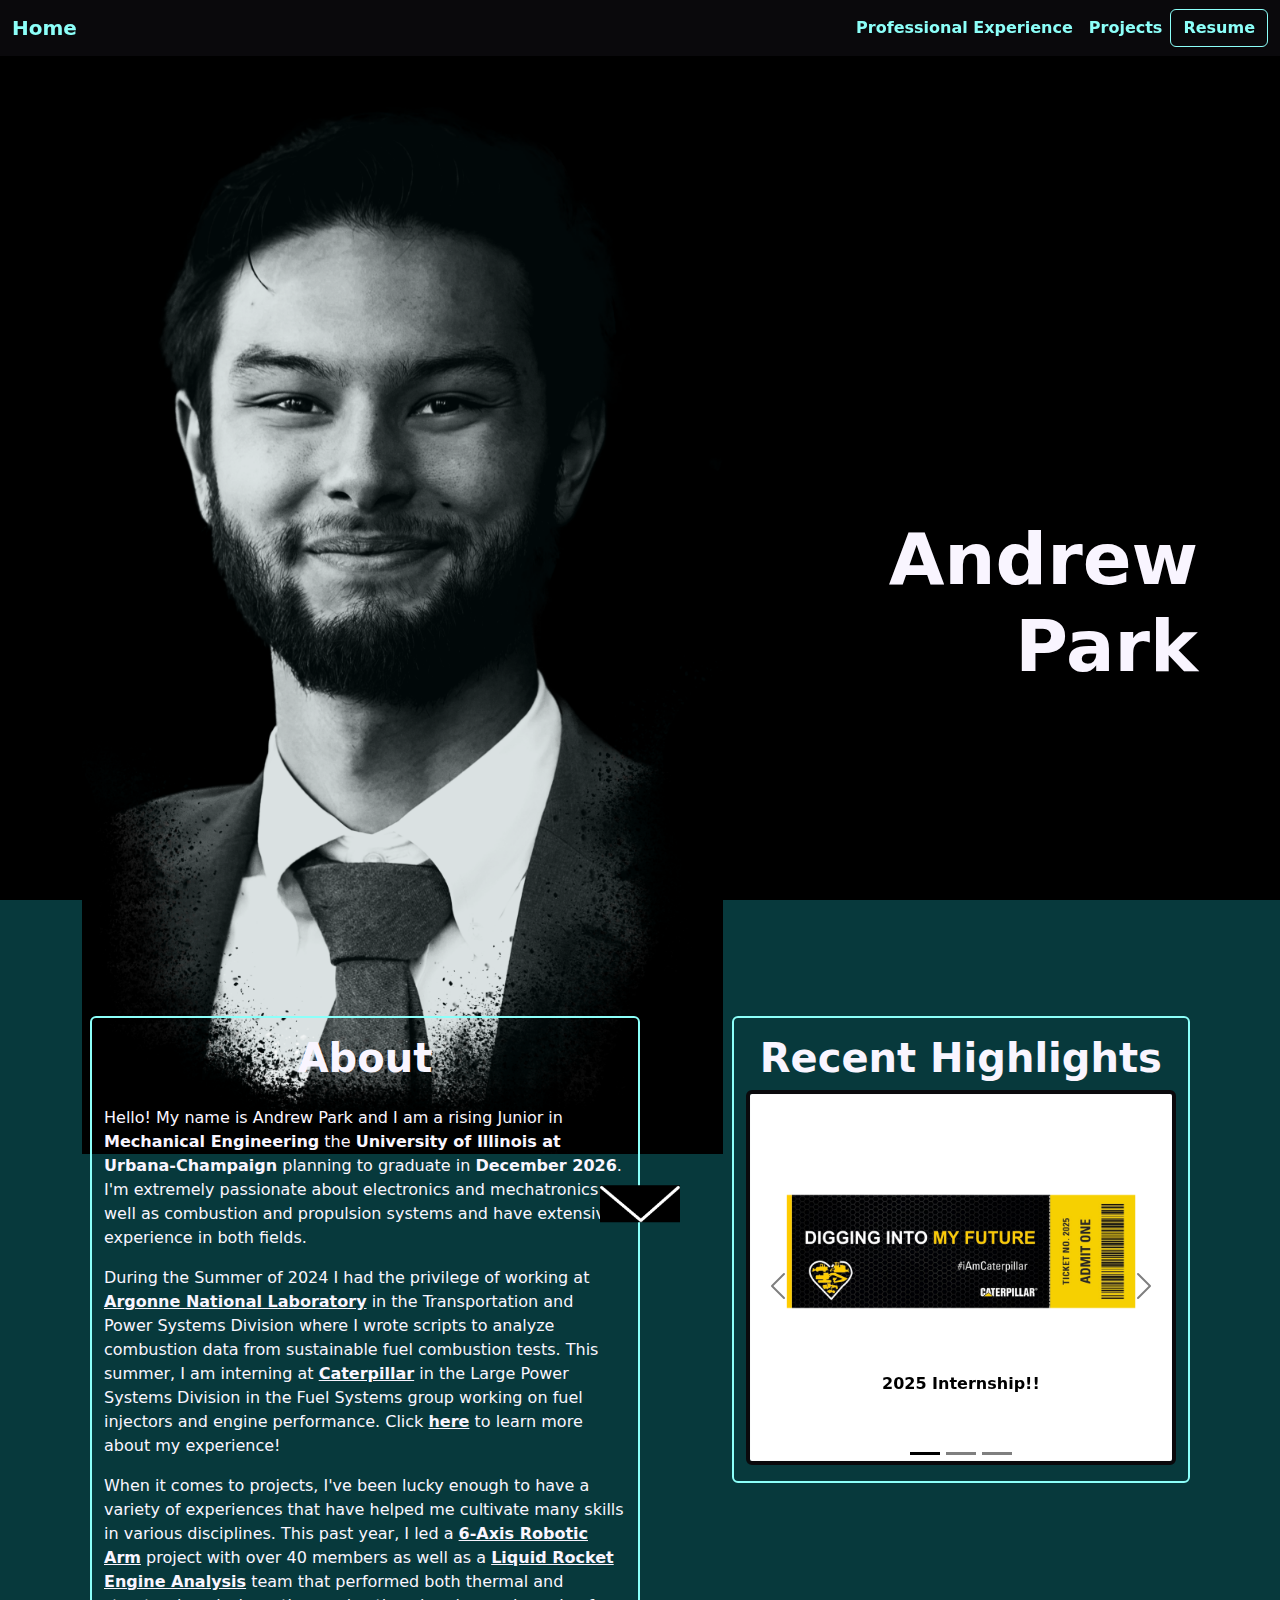
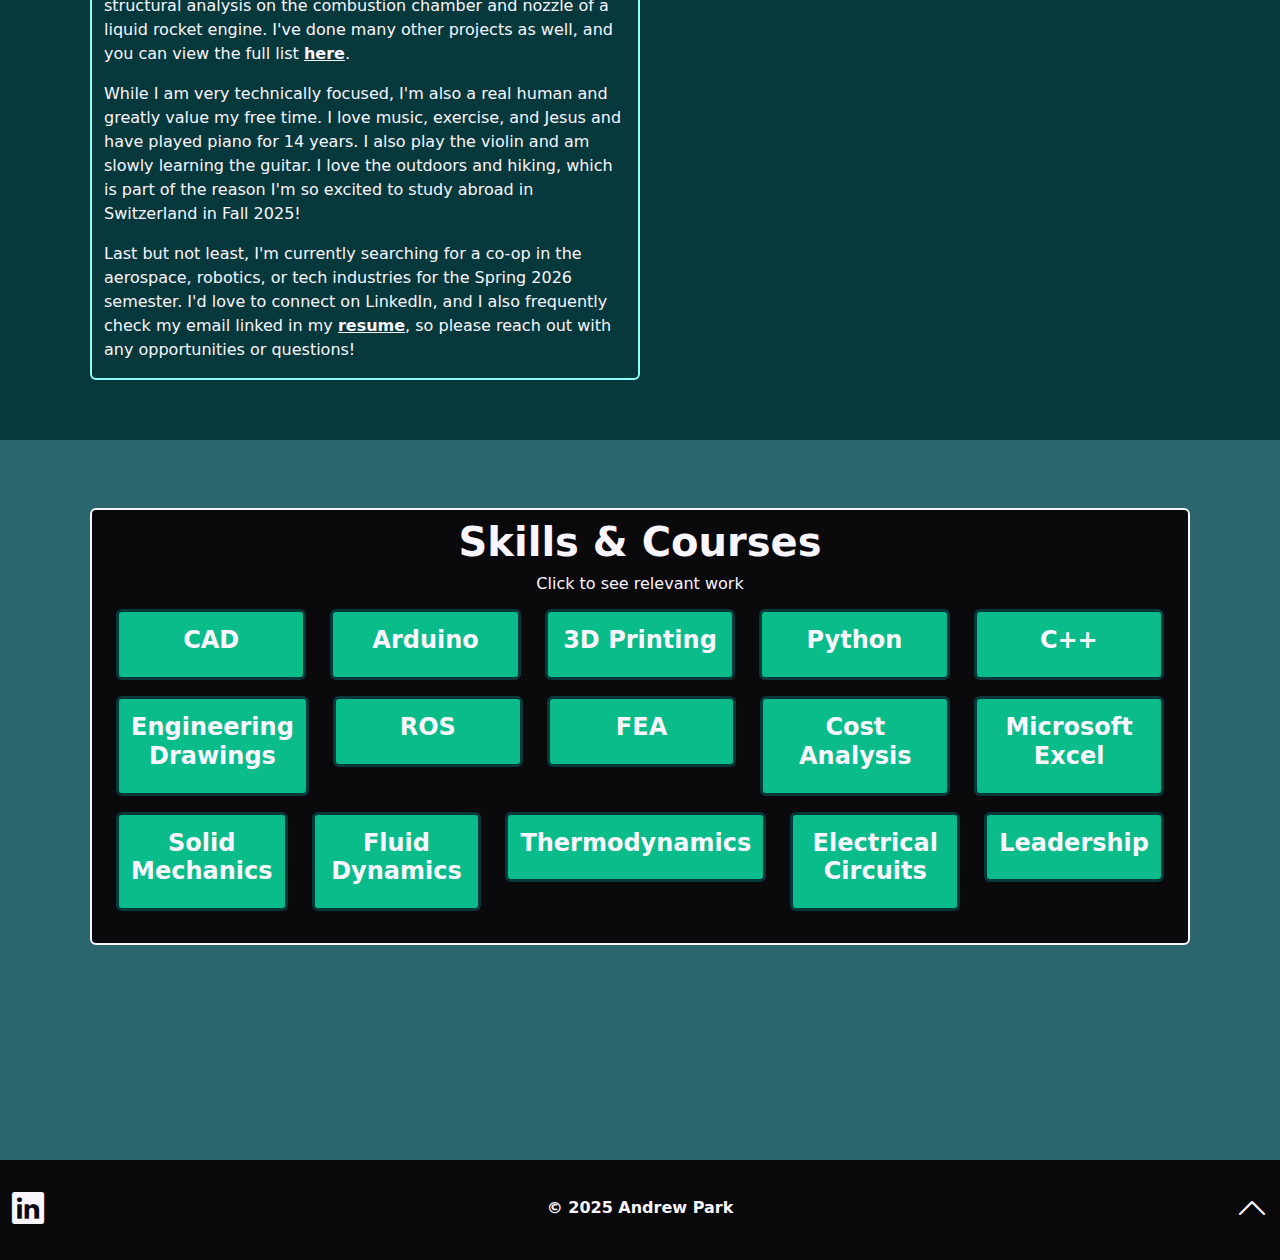
<file: index.html>
<html lang="en">
<head>
    <meta charset="UTF-8">
    <meta name="viewport" content="width=device-width, initial-scale=1.0">
    <link href="https://cdn.jsdelivr.net/npm/bootstrap@5.3.0/dist/css/bootstrap.min.css" rel="stylesheet">
    <link href="node_modules/bootstrap-icons/font/bootstrap-icons.css" rel="stylesheet">
    <link href="styles.css?v=1.1" rel="stylesheet">
    <title>Andrew Park - Portfolio</title>
    <style>
        section{
            padding: 60px 0;
        }
    </style>
    <link rel="icon" href="assets/WebsiteLogo.png">
</head>
<body>

    <!-- Navbar -->
    <nav class="navbar navbar-expand-md bg-dark py-2.5 shadow navbar-dark fixed-top">
        <div class="container-xxl">
            <a href="#intro" class="navbar-brand">
                <span class="fw-bold text-info">
                    Home
                </span>
            </a>
            <!-- toggle button for mobile nav -->
             <button class="navbar-toggler" type="button" data-bs-toggle="collapse" data-bs-target="#main-nav" aria-controls="main-nav" aria-expanded="false" aria-lavel="Toggle navigation">
                <span class="navbar-toggler-icon"></span>
             </button>

             <!-- Navbar links -->
            <div class="collapse navbar-collapse justify-content-end align-center" id="main-nav">
                <ul class="navbar-nav">
                    <li class="nav-item">
                        <a href="experience.html#experience" class="nav-link text-info fw-bold">Professional Experience</a>
                    </li>
                    <li class="nav-item">
                        <a href="projects.html" class="nav-link text-info fw-bold">Projects</a>
                    </li>
                </ul>
                <a href="assets/resume.pdf" class="nav-link nav-item text-info" target="_blank"><button class="btn btn-outline-info fw-bold text-info" type="submit">Resume</button></a>
            </div>
        </div>
    </nav>
    <!-- Main image & name text -->
    <section id="intro">
        <div class="container-lg h-100 d-flex flex-column">
            <div class="row justify-content-center align-items-center">
                <div class="col-md-5 text-center text-md-end order-md-2">
                    <!--Heading-->
                    <h1>
                        <div class="display-2 fw-bold text-light">Andrew</div>
                        <div class="display-2 fw-bold text-light">Park</div>
                    </h1>
                </div>
                <!--Headshot-->
                <div class="col-md-7 text-center order-md-1 h-100">
                    <img id="headshot" class="img-fluid" src="assets/Headshot Website.png" alt="Professional Headshot">
                </div>          
            </div>
            <!-- Bottom arrow -->
            <div class="row justify-content-center align-items-end mt-auto" >
                <div class="d-none d-md-block col-sm-4 d-flex justify-content-center image-container align-items-center position-relative">
                    <a href="#about" class="d-flex text-center flex-column justify-content-center">                        
                        <img src="assets/ArrowWhite.png" alt="Down Arrow" class="img-fluid image image-1" width = "80" style="position: absolute; top: 50%; left: 50%; transform: translate(-50%, -50%);">
                        <img src="assets/ArrowInfo.png" alt="Down Arrow" class="img-fluid image image-2" width = "80" style="position: absolute; top: 50%; left: 50%; transform: translate(-50%, -50%);">
                    </a>
                </div>
            </div>
        </div>
    </section>
    <!--About section-->
    <section id="about">
        <div class="container-lg d-flex flex-column">
            <!--Aligning the two columns vertically and allowing spacing-->
            <div class="row justify-content-between align-items-start mt-5 mx-4 mx-md-2">
                <!--About text section-->
                <div class="col-md-6 justify-content-center align-items-start border border-2 border-info rounded mt-2">
                    <h1 class="text-light text-center mt-3 fw-bold">About</h1>
                    <p class="text-light mt-4">Hello! My name is Andrew Park and I am a rising Junior in <strong>Mechanical Engineering</strong> the <strong>University of Illinois at Urbana-Champaign</strong> planning to graduate in <strong>December 2026</strong>. I'm extremely passionate about electronics and mechatronics as well as combustion and propulsion systems and have extensive experience in both fields.</p>
                    <p></p>
                    <p class="text-light">During the Summer of 2024 I had the privilege of working at <a class="text-light" href="experience.html#argonne"><strong><u>Argonne National Laboratory</u></strong></a> in the Transportation and Power Systems Division where I wrote scripts to analyze combustion data from sustainable fuel combustion tests. This summer, I am interning at <a class="text-light" href="experience.html#experience"><strong><u>Caterpillar</u></strong></a> in the Large Power Systems Division in the Fuel Systems group working on fuel injectors and engine performance. Click <a class="text-light" href="experience.html#experience"><strong><u>here</u></strong></a> to learn more about my experience!</p>
                    <p></p>
                    <p class="text-light">When it comes to projects, I've been lucky enough to have a variety of experiences that have helped me cultivate many skills in various disciplines. This past year, I led a <a class="text-light" href="projects.html#robotic_arm"><strong><u>6-Axis Robotic Arm</u></strong></a> project with over 40 members as well as a <a class="text-light" href="rocket_engine.html"><strong><u>Liquid Rocket Engine Analysis</u></strong></a> team that performed both thermal and structural analysis on the combustion chamber and nozzle of a liquid rocket engine. I've done many other projects as well, and you can view the full list <a class="text-light" href="projects.html"><strong><u>here</u></strong></a>.</p>
                    <p></p>
                    <p class="text-light">While I am very technically focused, I'm also a real human and greatly value my free time. I love music, exercise, and Jesus and have played piano for 14 years. I also play the violin and am slowly learning the guitar. I love the outdoors and hiking, which is part of the reason I'm so excited to study abroad in Switzerland in Fall 2025!</p>
                    <p></p>
                    <p class="text-light">Last but not least, I'm currently searching for a co-op in the aerospace, robotics, or tech industries for the Spring 2026 semester. I'd love to connect on LinkedIn, and I also frequently check my email linked in my <a class="text-light" href="assets/resume.pdf" target="_blank"><strong><u>resume</u></strong></a>, so please reach out with any opportunities or questions!</p>
                </div>
                <!--Recent highlights carousel. The way the text appears on different screen sizes is finnicky. Image size is 2300x2000 with ~800 white space on bottom and ~200 on each side for the arrows-->
                <div class="col-md-5 align-items-center justify-content-center border border-info border-2 rounded mt-5 mt-md-2">
                    <!--Carousel title-->
                    <h1 class="text-light fw-bold text-center mt-3">Recent Highlights</h2>
                    <!--Actual carousel-->
                    <div id="projectSlides" class="carousel carousel-dark slide" data-bs-ride="carousel">
                        <!--Buttons at bottom-->
                        <div class="carousel-indicators">
                          <button type="button" data-bs-target="#projectSlides" data-bs-slide-to="0" class="active" aria-current="true" aria-label="Slide 1"></button>
                          <button type="button" data-bs-target="#projectSlides" data-bs-slide-to="1" aria-label="Slide 2"></button>
                          <button type="button" data-bs-target="#projectSlides" data-bs-slide-to="2" aria-label="Slide 3"></button>
                        </div>
                        <!--Items inside carousel-->
                        <div class="carousel-inner">
                          <!--Item 1-->
                          <div class="carousel-item active justify-content-center">
                            <a href="experience.html#experience">
                                <img src="assets/RecentHighlights/CaterpillarInternshipAcceptanceLogo.png" class="d-block w-100 rounded border border-dark border-4 mb-3" alt="...">
                            </a>
                            <div class="carousel-caption d-sm-block d-md-none d-xl-block">
                              <h6 class="fw-bold mb-5 mb-xxl-0">2025 Internship!!</h5>
                              <p class="d-none d-xxl-block">I'm proud to announce that I'm now officially an intern at Caterpillar for the Summer 2025 in the LSPD Fuel Systems group working on injector systems!</p>
                            </div>
                          </div>
                          <!--Item 2-->
                          <div class="carousel-item rounded">
                            <a href="rocket_engine.html">
                                <img src="assets/RecentHighlights/LRI Heat Transfer Graphs.png" class="d-block w-100 rounded border border-dark border-4 mb-3" alt="...">
                            </a>
                            <div class="carousel-caption d-sm-block d-md-none d-xl-block">
                              <h6 class="fw-bold mb-5 mb-xxl-0">Heat Transfer Code</h5>
                              <p class="d-none d-xxl-block">I've officially finished the first version of my Liquid Rocket Heat Transfer Code using iterative rk-4 and quasi-1-dimensional flow analysis!</p>
                            </div>
                          </div>
                          <!--Item 3-->
                          <div class="carousel-item rounded">
                            <a href="projects.html#robotic_arm">
                                <img src="assets/RecentHighlights/RobotPartialAssembly.PNG" class="d-block w-100 rounded border border-dark border-4 mb-3" alt="...">
                            </a>
                            <div class="carousel-caption d-sm-block d-md-none d-xl-block">
                              <h6 class="fw-bold mb-5 mb-xxl-0">Robot is Born!</h5>
                              <p class="d-none d-xxl-block">My team and I have successfully completed and presented the 6-axis Robotic Arm project at Engineering Open House 2025!</p>
                            </div>
                          </div>
                        </div>
                        <!--Previous and next arrows-->
                        <button class="carousel-control-prev" type="button" data-bs-target="#projectSlides" data-bs-slide="prev">
                          <span class="carousel-control-prev-icon" aria-hidden="true"></span>
                          <span class="visually-hidden">Previous</span>
                        </button>
                        <button class="carousel-control-next" type="button" data-bs-target="#projectSlides" data-bs-slide="next">
                          <span class="carousel-control-next-icon" aria-hidden="true"></span>
                          <span class="visually-hidden">Next</span>
                        </button>
                    </div>
                </div>
            </div>
            <div class="row justify-content-center align-items-end mt-auto" >
                
            </div>
        </div>
    </section>
    <section id="skills">
        <div class="container-lg d-flex flex-column">
            <div class="row justify-content-center align-items-start mt-2 mx-4 mx-md-2 pb-4 border border-2 border-light bg-dark rounded">
                <h1 class="text-center text-light fw-bold m-2">Skills & Courses</h1>
                <h6 class="text-center text-light">Click to see relevant work</h6>
                <div class="row justify-content-center align-items-start mx-2">
                    <div class="col-xl py-2">
                        <a class="btn border border-primary border-3 rounded bg-success text-light w-100 h-100" data-bs-toggle="collapse" href="#collapseCAD" role="button" aria-expanded="false" aria-controls="collapseCAD"><h4 class="py-2 fw-bold">CAD</h4></a>
                        <div class="collapse w-100 my-1 p-2 border border-info border-3 bg-light rounded" id="collapseCAD">
                            <a class="btn border border-primary border-3 rounded bg-secondary text-light w-100 my-1 align-items-center" href="projects.html#robotic_arm" role="button">
                                <h6 class="py-2 text-center">6-Axis Robotic Arm</h6>
                            </a>
                            <a class="btn border border-primary border-3 rounded bg-secondary text-light w-100 my-1 align-items-center" href="drone.html" role="button">
                                <h6 class="py-2 text-center">Hand-Controlled Drone</h6>
                            </a>
                            <a class="btn border border-primary border-3 rounded bg-secondary text-light w-100 my-1 align-items-center" href="projects.html#easy_boiler" role="button">
                                <h6 class="py-2 text-center">Easy-Boiler</h6>
                            </a>
                            <a class="btn border border-primary border-3 rounded bg-secondary text-light w-100 my-1 align-items-center" href="projects.html#pacbots" role="button">
                                <h6 class="py-2 text-center">PacMan Robot</h6>
                            </a>
                            <a class="btn border border-primary border-3 rounded bg-secondary text-light w-100 my-1 align-items-center" href="projects.html#stoplight" role="button">
                                <h6 class="py-2 text-center">Computer-Controlled Stoplight</h6>
                            </a>
                        </div>
                    </div>
                    
                    <div class="col-xl py-2">
                        <a class="btn border border-primary border-3 rounded bg-success text-light w-100 h-100" data-bs-toggle="collapse" href="#collapseArduino" role="button" aria-expanded="false" aria-controls="collapseArduino"><h4 class="py-2 fw-bold">Arduino</h4></a>
                        <div class="collapse w-100 my-1 p-2 border border-info border-3 bg-light rounded" id="collapseArduino">
                            <a class="btn border border-primary border-3 rounded bg-secondary text-light w-100 my-1 align-items-center" href="projects.html#robotic_arm" role="button">
                                <h6 class="py-2 text-center">6-Axis Robotic Arm</h6>
                            </a>
                            <a class="btn border border-primary border-3 rounded bg-secondary text-light w-100 my-1 align-items-center" href="drone.html" role="button">
                                <h6 class="py-2 text-center">Hand-Controlled Drone</h6>
                            </a>
                            <a class="btn border border-primary border-3 rounded bg-secondary text-light w-100 my-1 align-items-center" href="projects.html#stoplight" role="button">
                                <h6 class="py-2 text-center">Computer-Controlled Stoplight</h6>
                            </a>
                        </div>
                    </div>

                    <div class="col-xl py-2">
                        <a class="btn border border-primary border-3 rounded bg-success text-light w-100 h-100" data-bs-toggle="collapse" href="#collapse3DPrinting" role="button" aria-expanded="false" aria-controls="collapse3DPrinting"><h4 class="py-2 fw-bold">3D Printing</h4></a>
                        <div class="collapse w-100 my-1 p-2 border border-info border-3 bg-light rounded" id="collapse3DPrinting">
                            <a class="btn border border-primary border-3 rounded bg-secondary text-light w-100 my-1 align-items-center" href="projects.html#robotic_arm" role="button">
                                <h6 class="py-2 text-center">6-Axis Robotic Arm</h6>
                            </a>
                            <a class="btn border border-primary border-3 rounded bg-secondary text-light w-100 my-1 align-items-center" href="drone.html" role="button">
                                <h6 class="py-2 text-center">Hand-Controlled Drone</h6>
                            </a>
                            <a class="btn border border-primary border-3 rounded bg-secondary text-light w-100 my-1 align-items-center" href="projects.html#pacbots" role="button">
                                <h6 class="py-2 text-center">PacMan Robot</h6>
                            </a>
                        </div>
                    </div>

                    <div class="col-xl py-2">
                        <a class="btn border border-primary border-3 rounded bg-success text-light w-100 h-100" data-bs-toggle="collapse" href="#collapsePython" role="button" aria-expanded="false" aria-controls="collapsePython"><h4 class="py-2 fw-bold">Python</h4></a>
                        <div class="collapse w-100 my-1 p-2 border border-info border-3 bg-light rounded" id="collapsePython">
                            <a class="btn border border-primary border-3 rounded bg-secondary text-light w-100 my-1 align-items-center" href="projects.html#robotic_arm" role="button">
                                <h6 class="py-2 text-center">6-Axis Robotic Arm</h6>
                            </a>
                            <a class="btn border border-primary border-3 rounded bg-secondary text-light w-100 my-1 align-items-center" href="rocket_engine.html" role="button">
                                <h6 class="py-2 text-center">Liquid Rocket Analysis</h6>
                            </a>
                            <a class="btn border border-primary border-3 rounded bg-secondary text-light w-100 my-1 align-items-center" href="experience.html#argonne" role="button">
                                <h6 class="py-2 text-center">Argonne National Laboratory</h6>
                            </a>
                            <a class="btn border border-primary border-3 rounded bg-secondary text-light w-100 my-1 align-items-center" href="projects.html#robot_drawing" role="button">
                                <h6 class="py-2 text-center">Robotic Drawing</h6>
                            </a>
                        </div>
                    </div>

                    <div class="col-xl py-2">
                        <a class="btn border border-primary border-3 rounded bg-success text-light w-100 h-100" data-bs-toggle="collapse" href="#collapseC++" role="button" aria-expanded="false" aria-controls="collapseC++"><h4 class="py-2 fw-bold">C++</h4></a>
                        <div class="collapse w-100 my-1 p-2 border border-info border-3 bg-light rounded" id="collapseC++">
                            <a class="btn border border-primary border-3 rounded bg-secondary text-light w-100 my-1 align-items-center" href="projects.html#robotic_arm" role="button">
                                <h6 class="py-2 text-center">6-Axis Robotic Arm</h6>
                            </a>
                            <a class="btn border border-primary border-3 rounded bg-secondary text-light w-100 my-1 align-items-center" href="drone.html" role="button">
                                <h6 class="py-2 text-center">Hand-Controlled Drone</h6>
                            </a>
                            <a class="btn border border-primary border-3 rounded bg-secondary text-light w-100 my-1 align-items-center" href="projects.html#stoplight" role="button">
                                <h6 class="py-2 text-center">Computer-Controlled Stoplight</h6>
                            </a>
                        </div>
                    </div>

                </div>
                <div class="row justify-content-center align-items-start mx-2">
                    <div class="col-xl py-2">
                        <a class="btn border border-primary border-3 rounded bg-success text-light w-100 h-100" data-bs-toggle="collapse" href="#collapseEngineeringDrawings" role="button" aria-expanded="false" aria-controls="collapseEngineeringDrawings"><h4 class="py-2 fw-bold">Engineering Drawings</h4></a>
                        <div class="collapse w-100 my-1 p-2 border border-info border-3 bg-light rounded" id="collapseEngineeringDrawings">
                            <a class="btn border border-primary border-3 rounded bg-secondary text-light w-100 my-1 align-items-center" href="projects.html#easy_boiler" role="button">
                                <h6 class="py-2 text-center">Easy-Boiler</h6>
                            </a>
                            <a class="btn border border-primary border-3 rounded bg-secondary text-light w-100 my-1 align-items-center" href="projects.html#pacbots" role="button">
                                <h6 class="py-2 text-center">PacMan Robot</h6>
                            </a>
                        </div>
                    </div>

                    <div class="col-xl py-2">
                        <a class="btn border border-primary border-3 rounded bg-success text-light w-100 h-100" data-bs-toggle="collapse" href="#collapseROS" role="button" aria-expanded="false" aria-controls="collapseROS"><h4 class="py-2 fw-bold">ROS</h4></a>
                        <div class="collapse w-100 my-1 p-2 border border-info border-3 bg-light rounded" id="collapseROS">
                            <a class="btn border border-primary border-3 rounded bg-secondary text-light w-100 my-1 align-items-center" href="projects.html#robotic_arm" role="button">
                                <h6 class="py-2 text-center">6-Axis Robotic Arm</h6>
                            </a>
                            <a class="btn border border-primary border-3 rounded bg-secondary text-light w-100 my-1 align-items-center" href="projects.html#robot_drawing" role="button">
                                <h6 class="py-2 text-center">Robotic Drawing</h6>
                            </a>
                        </div>
                    </div>

                    <div class="col-xl py-2">
                        <a class="btn border border-primary border-3 rounded bg-success text-light w-100 h-100" data-bs-toggle="collapse" href="#collapseFEA" role="button" aria-expanded="false" aria-controls="collapseFEA"><h4 class="py-2 fw-bold">FEA</h4></a>
                        <div class="collapse w-100 my-1 p-2 border border-info border-3 bg-light rounded" id="collapseFEA">
                            <a class="btn border border-primary border-3 rounded bg-secondary text-light w-100 my-1 align-items-center" href="projects.html#robotic_arm" role="button">
                                <h6 class="py-2 text-center">6-Axis Robotic Arm</h6>
                            </a>
                            <a class="btn border border-primary border-3 rounded bg-secondary text-light w-100 my-1 align-items-center" href="rocket_engine.html" role="button">
                                <h6 class="py-2 text-center">Liquid Rocket Analysis</h6>
                            </a>
                        </div>
                    </div>

                    <div class="col-xl py-2">
                        <a class="btn border border-primary border-3 rounded bg-success text-light w-100 h-100" data-bs-toggle="collapse" href="#collapseCostAnalysis" role="button" aria-expanded="false" aria-controls="collapseCostAnalysis"><h4 class="py-2 fw-bold">Cost Analysis</h4></a>
                        <div class="collapse w-100 my-1 p-2 border border-info border-3 bg-light rounded" id="collapseCostAnalysis">
                            <a class="btn border border-primary border-3 rounded bg-secondary text-light w-100 my-1 align-items-center" href="projects.html#robotic_arm" role="button">
                                <h6 class="py-2 text-center">6-Axis Robotic Arm</h6>
                            </a>
                            <a class="btn border border-primary border-3 rounded bg-secondary text-light w-100 my-1 align-items-center" href="drone.html" role="button">
                                <h6 class="py-2 text-center">Hand-Controlled Drone</h6>
                            </a>
                            <a class="btn border border-primary border-3 rounded bg-secondary text-light w-100 my-1 align-items-center" href="projects.html#easy_boiler" role="button">
                                <h6 class="py-2 text-center">Easy-Boiler</h6>
                            </a>
                        </div>
                    </div>

                    <div class="col-xl py-2">
                        <a class="btn border border-primary border-3 rounded bg-success text-light w-100 h-100" data-bs-toggle="collapse" href="#collapseExcel" role="button" aria-expanded="false" aria-controls="collapseExcel"><h4 class="py-2 fw-bold">Microsoft Excel</h4></a>
                        <div class="collapse w-100 my-1 p-2 border border-info border-3 bg-light rounded" id="collapseExcel">
                            <a class="btn border border-primary border-3 rounded bg-secondary text-light w-100 my-1 align-items-center" href="projects.html#robotic_arm" role="button">
                                <h6 class="py-2 text-center">6-Axis Robotic Arm</h6>
                            </a>
                            <a class="btn border border-primary border-3 rounded bg-secondary text-light w-100 my-1 align-items-center" href="experience.html#argonne" role="button">
                                <h6 class="py-2 text-center">Argonne National Laboratory</h6>
                            </a>
                            <a class="btn border border-primary border-3 rounded bg-secondary text-light w-100 my-1 align-items-center" href="drone.html" role="button">
                                <h6 class="py-2 text-center">Hand-Controlled Drone</h6>
                            </a>
                        </div>
                    </div>
                </div>
                <div class="row justify-content-center align-items-start mx-2">
                    <div class="col-xl py-2">
                        <a class="btn border border-primary border-3 rounded bg-success text-light w-100 h-100" data-bs-toggle="collapse" href="#collapseSolidMechanics" role="button" aria-expanded="false" aria-controls="collapseSolidMechanics"><h4 class="py-2 fw-bold">Solid Mechanics</h4></a>
                        <div class="collapse w-100 my-1 p-2 border border-info border-3 bg-light rounded" id="collapseSolidMechanics">
                            <a class="btn border border-primary border-3 rounded bg-secondary text-light w-100 my-1 align-items-center" href="projects.html#robotic_arm" role="button">
                                <h6 class="py-2 text-center">6-Axis Robotic Arm</h6>
                            </a>
                            <a class="btn border border-primary border-3 rounded bg-secondary text-light w-100 my-1 align-items-center" href="rocket_engine.html" role="button">
                                <h6 class="py-2 text-center">Liquid Rocket Analysis</h6>
                            </a>
                        </div>
                    </div>

                    <div class="col-xl py-2">
                        <a class="btn border border-primary border-3 rounded bg-success text-light w-100 h-100" data-bs-toggle="collapse" href="#collapseFluidDynamics" role="button" aria-expanded="false" aria-controls="collapseFluidDynamics"><h4 class="py-2 fw-bold">Fluid Dynamics</h4></a>
                        <div class="collapse w-100 my-1 p-2 border border-info border-3 bg-light rounded" id="collapseFluidDynamics">
                            <a class="btn border border-primary border-3 rounded bg-secondary text-light w-100 my-1 align-items-center" href="rocket_engine.html" role="button">
                                <h6 class="py-2 text-center">Liquid Rocket Analysis</h6>
                            </a>
                            <a class="btn border border-primary border-3 rounded bg-secondary text-light w-100 my-1 align-items-center" href="experience.html#course_grader" role="button">
                                <h6 class="py-2 text-center">Course Grader</h6>
                            </a>
                        </div>
                    </div>

                    <div class="col-xl py-2">
                        <a class="btn border border-primary border-3 rounded bg-success text-light w-100 h-100" data-bs-toggle="collapse" href="#collapseThermodynamics" role="button" aria-expanded="false" aria-controls="collapseThermodynamics"><h4 class="py-2 fw-bold">Thermodynamics</h4></a>
                        <div class="collapse w-100 my-1 p-2 border border-info border-3 bg-light rounded" id="collapseThermodynamics">
                            <a class="btn border border-primary border-3 rounded bg-secondary text-light w-100 my-1 align-items-center" href="rocket_engine.html" role="button">
                                <h6 class="py-2 text-center">Liquid Rocket Analysis</h6>
                            </a>
                            <a class="btn border border-primary border-3 rounded bg-secondary text-light w-100 my-1 align-items-center" href="experience.html#argonne" role="button">
                                <h6 class="py-2 text-center">Argonne National Laboratory</h6>
                            </a>
                        </div>
                    </div>

                    <div class="col-xl py-2">
                        <a class="btn border border-primary border-3 rounded bg-success text-light w-100 h-100" data-bs-toggle="collapse" href="#collapseTeamwork" role="button" aria-expanded="false" aria-controls="collapseTeamwork"><h4 class="py-2 fw-bold">Electrical Circuits</h4></a>
                        <div class="collapse w-100 my-1 p-2 border border-info border-3 bg-light rounded" id="collapseTeamwork">
                            <a class="btn border border-primary border-3 rounded bg-secondary text-light w-100 my-1 align-items-center" href="experience.html#caterpillar" role="button">
                                <h6 class="py-2 text-center">Caterpillar</h6>
                            </a>
                            <a class="btn border border-primary border-3 rounded bg-secondary text-light w-100 my-1 align-items-center" href="projects.html#robotic_arm" role="button">
                                <h6 class="py-2 text-center">6-Axis Robotic Arm</h6>
                            </a>
                            <a class="btn border border-primary border-3 rounded bg-secondary text-light w-100 my-1 align-items-center" href="drone.html" role="button">
                                <h6 class="py-2 text-center">Hand-Controlled Drone</h6>
                            </a>
                        </div>
                    </div>

                    <div class="col-xl py-2">
                        <a class="btn border border-primary border-3 rounded bg-success text-light w-100 h-100" data-bs-toggle="collapse" href="#collapseLeadership" role="button" aria-expanded="false" aria-controls="collapseLeadership"><h4 class="py-2 fw-bold">Leadership</h4></a>
                        <div class="collapse w-100 my-1 p-2 border border-info border-3 bg-light rounded" id="collapseLeadership">
                            <a class="btn border border-primary border-3 rounded bg-secondary text-light w-100 my-1 align-items-center" href="projects.html#robotic_arm" role="button">
                                <h6 class="py-2 text-center">6-Axis Robotic Arm</h6>
                            </a>
                            <a class="btn border border-primary border-3 rounded bg-secondary text-light w-100 my-1 align-items-center" href="rocket_engine.html" role="button">
                                <h6 class="py-2 text-center">Liquid Rocket Analysis</h6>
                            </a>
                        </div>
                    </div>
                    
                </div>
            </div>
        </div>
    </section>
    <footer class="text-center bg-dark text-light">
        <div class="container-xxl d-flex flex-column" style="height:100px">
            <div class="row justify-content-start align-items-center">
                <div class="col-4 col-md-2 d-flex justify-content-start align-items-center text-start my-3" style="height:100%">
                    <a href="https://www.linkedin.com/in/apark6514/" target="_blank"><i class="bi bi-linkedin text-light" style="font-size: 2rem;"></i></a>
                    
                </div>
                <div class="col-4 col-md-8 d-flex align-items-center justify-content-center" style="height:100%">
                    <p class="text-center text-light fw-bold mb-0">© 2025 Andrew Park</p>
                </div>
                <div class="col-4 col-md-2 d-flex align-items-center justify-content-end" style="height:100%">
                    <a href="#intro"><i class="bi bi-chevron-up text-light" style="font-size: 2rem;"></i></a>
                </div>
            </div>
        </div>
    </footer>
    <script src="https://cdn.jsdelivr.net/npm/bootstrap@5.3.3/dist/js/bootstrap.bundle.min.js" integrity="sha384-YvpcrYf0tY3lHB60NNkmXc5s9fDVZLESaAA55NDzOxhy9GkcIdslK1eN7N6jIeHz" crossorigin="anonymous"></script>
</body>
</html>
</file>
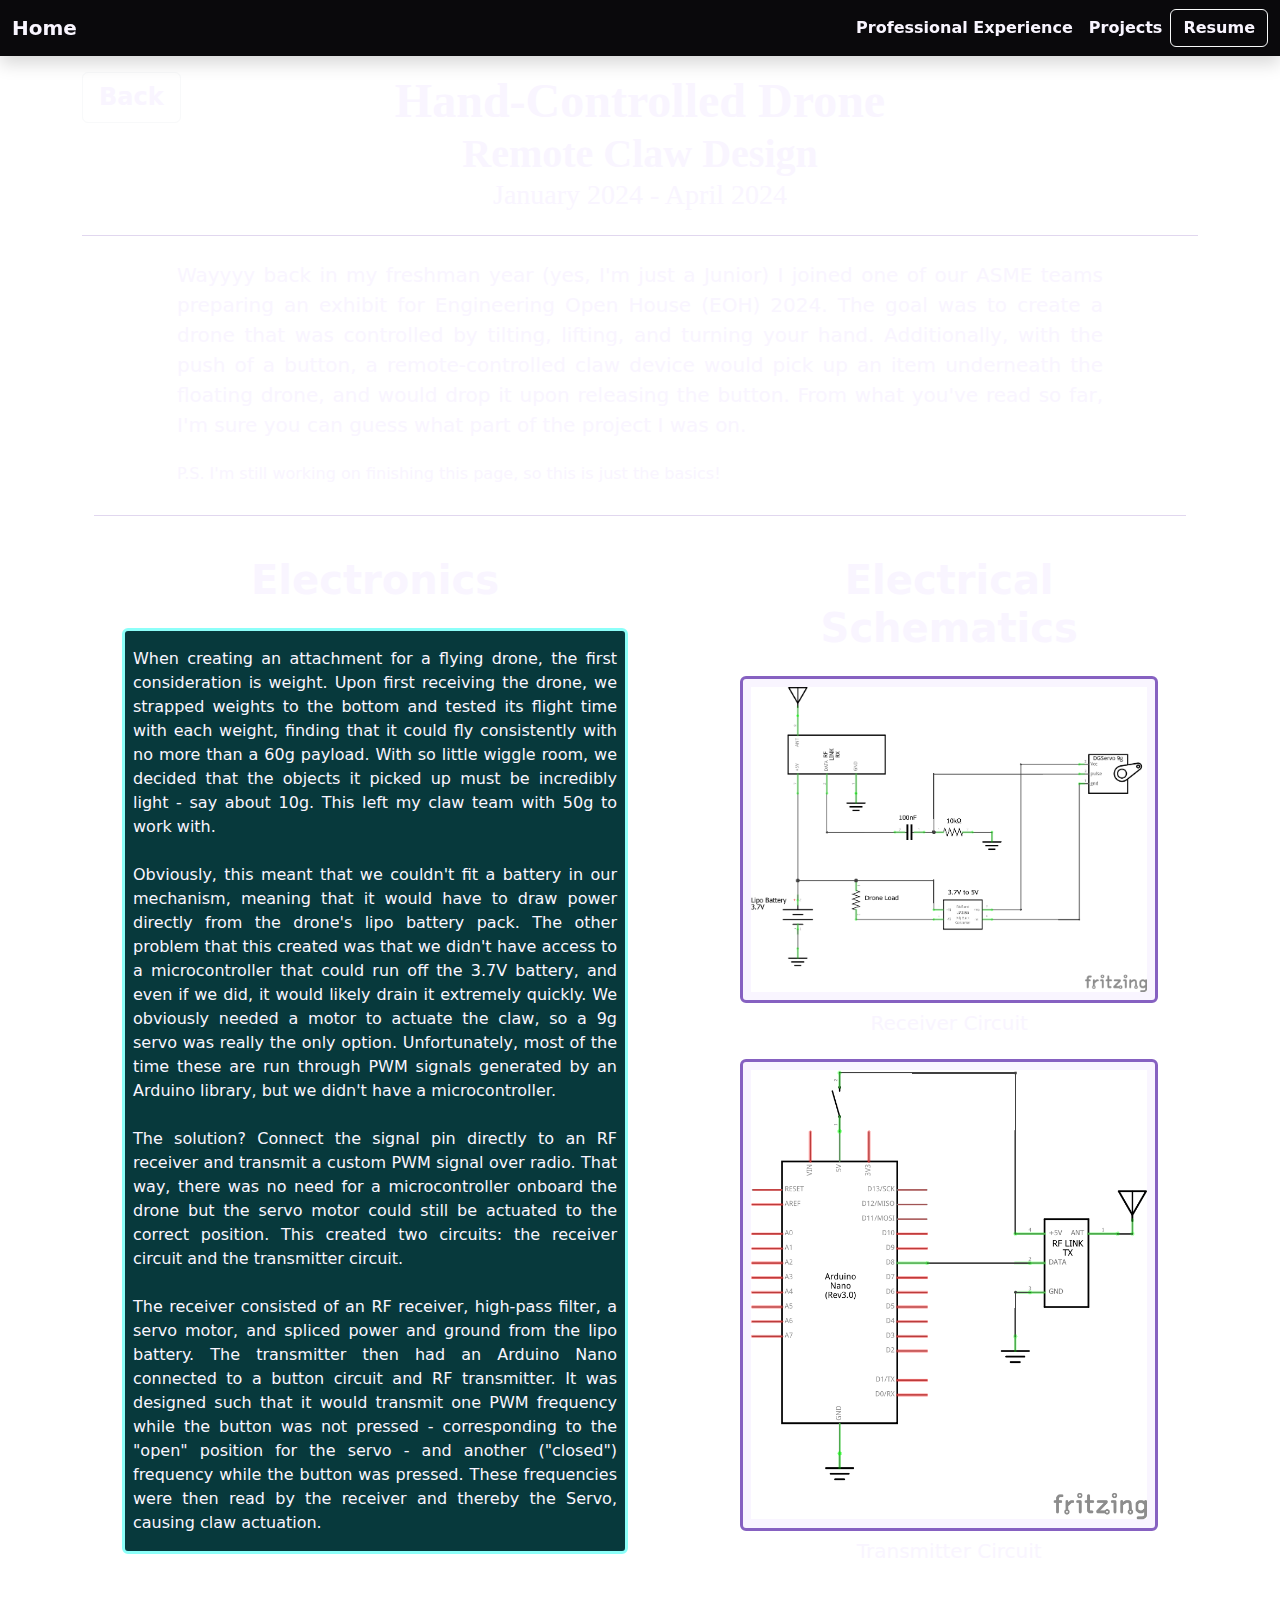
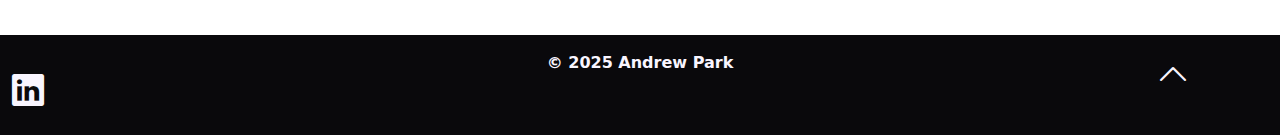
<file: drone.html>
<!DOCTYPE html>
<html lang="en">
<head>
    <meta charset="UTF-8">
    <meta name="viewport" content="width=device-width, initial-scale=1.0">
    <link href="https://cdn.jsdelivr.net/npm/bootstrap@5.3.0/dist/css/bootstrap.min.css" rel="stylesheet">
    <link href="node_modules/bootstrap-icons/font/bootstrap-icons.css" rel="stylesheet">
    <link href="styles.css?v=1.1" rel="stylesheet">
    <title>Projects - Drone</title>
    <style>
        section{
                padding: 60px 0;
        }
    </style>
    <link rel="icon" href="assets/WebsiteLogo.png">
</head>
<body class="project_subpage">
        
    <!-- Navbar -->
    <nav class="navbar navbar-expand-md bg-dark py-2.5 shadow navbar-dark fixed-top">
        <div class="container-xxl">
            <a href="index.html" class="navbar-brand">
                <span class="fw-bold text-light">
                    Home
                </span>
            </a>
            <!-- toggle button for mobile nav -->
             <button class="navbar-toggler" type="button" data-bs-toggle="collapse" data-bs-target="#main-nav" aria-controls="main-nav" aria-expanded="false" aria-lavel="Toggle navigation">
                <span class="navbar-toggler-icon"></span>
             </button>

             <!-- Navbar links -->
            <div class="collapse navbar-collapse justify-content-end align-center" id="main-nav">
                <ul class="navbar-nav">
                    <li class="nav-item">
                        <a href="experience.html" class="nav-link text-light fw-bold">Professional Experience</a>
                    </li>
                    <li class="nav-item">
                        <a href="projects.html" class="nav-link text-light fw-bold">Projects</a>
                    </li>
                </ul>
                <a href="assets/resume.pdf" class="nav-link nav-item text-light" target="_blank"><button class="btn btn-outline-light fw-bold text-light" type="submit">Resume</button></a>
            </div>
        </div>
    </nav>

    <section id="drone" class="py-sm-4">
        <!--Title-->
        <div class="container-md d-flex flex-column">
            <div class="row justify-content-center align-items-start mt-5">
                <div class="col-sm-2 mb-2">
                    <a href="projects.html#drone" class="nav-link nav-item text-light"><button class="btn btn-outline-light text-light" type="submit"><h4 class="fw-bold m-0 p-1">Back</h4></button></a>
                </div>
                <div class="col-sm-8">

                    <div class="justify-content-center display-2 text-light text-center" style="font-family:'Times New Roman', Times, serif;">
                        <h1 class="text-light display-5 fw-bold mb-0">Hand-Controlled Drone</h2>
                        <h1 class="text-light display-8 fw-bold mb-0">Remote Claw Design</h3>
                    </div>

                    <h3 class="justify-content-center text-center">
                        <div class="display-8 text-light text-center" style="font-family:'Times New Roman', Times, serif;">January 2024 - April 2024</div>
                    </h3>
                </div>
                <div class="col-sm-2"></div>
            </div>
            <hr style="color:#8661C1">
            <!--Little blurb-->
            <div class="row justify-content-center align-items-center my-2">
                <div class="col-md-10 justify-content-center">
                    <h5 class="justify-content-start text-light" style="text-align:justify; line-height: 1.5;">
                        Wayyyy back in my freshman year (yes, I'm just a Junior) I joined one of our ASME teams preparing an exhibit for Engineering Open House (EOH) 2024. The goal was to create a drone that was controlled by tilting, lifting, and turning your hand. Additionally, with the push of a button, a remote-controlled claw device would pick up an item underneath the floating drone, and would drop it upon releasing the button. From what you've read so far, I'm sure you can guess what part of the project I was on.
                    </h5>
                    <h6></h6>
                    <h6 class="justify-content-start text-light mt-4">P.S. I'm still working on finishing this page, so this is just the basics!</h6>
                </div>
            </div>
            <!--Actual stuff-->
            <div class="container-xl d-flex flex-column">
                <hr style="color:#8661C1">
                <!--Electronics-->
                <section id="rocket_heat_transfer" class="py-2 py-md-4"> 
                    <div class="row justify-content-between align-items-start mx-3">
                        <!--Left side (Project title, Role, Timeline, Brief description)-->
                        <div class="d-flex flex-column col-lg-6 text-start mx-3 mx-lg-0 py-4 py-lg-0">
                            <h1 class="text-light fw-bold text-center mb-4">Electronics</h1>
                            <div class="p-2 bg-primary border border-3 border-info rounded">
                                <p class="text-light my-2 text-justify" style="text-align:justify;">When creating an attachment for a flying drone, the first consideration is weight. Upon first receiving the drone, we strapped weights to the bottom and tested its flight time with each weight, finding that it could fly consistently with no more than a 60g payload. With so little wiggle room, we decided that the objects it picked up must be incredibly light - say about 10g. This left my claw team with 50g to work with. <br><br>Obviously, this meant that we couldn't fit a battery in our mechanism, meaning that it would have to draw power directly from the drone's lipo battery pack. The other problem that this created was that we didn't have access to a microcontroller that could run off the 3.7V battery, and even if we did, it would likely drain it extremely quickly. We obviously needed a motor to actuate the claw, so a 9g servo was really the only option. Unfortunately, most of the time these are run through PWM signals generated by an Arduino library, but we didn't have a microcontroller. <br><br>The solution? Connect the signal pin directly to an RF receiver and transmit a custom PWM signal over radio. That way, there was no need for a microcontroller onboard the drone but the servo motor could still be actuated to the correct position. This created two circuits: the receiver circuit and the transmitter circuit. <br><br>The receiver consisted of an RF receiver, high-pass filter, a servo motor, and spliced power and ground from the lipo battery. The transmitter then had an Arduino Nano connected to a button circuit and RF transmitter. It was designed such that it would transmit one PWM frequency while the button was not pressed - corresponding to the "open" position for the servo - and another ("closed") frequency while the button was pressed. These frequencies were then read by the receiver and thereby the Servo, causing claw actuation.</p>
                            </div>
                        </div>
                        <!--Right side-->
                        <div class="d-flex flex-column col-lg-5 text-start py-4 py-lg-0">
                            <h1 class="text-light fw-bold text-center mb-4">Electrical Schematics</h1>
                            <div class="w-100 d-flex flex-column justify-content-center align-items-center bg-light p-2 rounded border border-3 border-danger">
                                <img src="assets/Drone/Claw Receiver Circuit Diagram.png" alt="Claw Receiver Circuit Diagram" class="img-fluid d-none d-lg-block" style="width:400px;">
                            </div>
                            <h5 class="text-light text-center mt-2 mb-4">Receiver Circuit</h5>
                            <div class="w-100 d-flex flex-column justify-content-center align-items-center bg-light p-2 rounded border border-3 border-danger">
                                <img src="assets/Drone/Claw Transmitter Circuit Diagram.png" alt="Claw Transmitter Circuit Diagram" class="img-fluid d-none d-lg-block" style="width:400px;">
                            </div>
                            <h5 class="text-light text-center mt-2 mb-4">Transmitter Circuit</h5>
                        </div>
                    </div>
                </section>
                <!--Claw CAD-->
                <!--
                <section id="rocket_bearing" class="py-2 py-md-4"> 
                    <div class="row justify-content-between align-items-start mx-3">
                        Left side (Project title, Role, Timeline, Brief description)
                        <div class="d-flex flex-column col-lg-6 mx-3 mx-lg-0 py-4 py-lg-0">
                            <h1 class="text-light fw-bold text-center mb-4">Bearing Area Code</h1>
                            <div class="border border-4 border-dark rounded p-2 bg-primary">
                                <p class="text-light">As part of my role as the Engine Analysis lead, it's my job to ensure that the proposed graphite nozzle contour designs will not fail or cause any other component to fail. This includes both bearing and shear failure analysis of the nozzle contours and designing retaining rings that will provide a high factor of safety against both of these failure modes. This code intakes a nozzle and chamber contour and outputs a graph of the retaining ring thickness against both bearing and shear safety factor. Note that the likelihood of failure in shear is extremely low causing the safety factor to be in the hundreds. The code also intakes the size and location of O-ring sealing grooves to aid in the shear calculations, as well as the bearing strength and shear strength of the nozzle material. The example on the right shows results for the same contour as the heat flux calculations above with a 1/16 in thick O-ring groove located 2.5 in from the edge of the nozzle.</p>
                            </div>
                        </div>
                        Right side: Scrollable image section
                        <div class="d-flex flex-column col-lg-5 mx-3 mx-lg-0 py-4 py-lg-0">
                            <h1 class="text-light fw-bold text-center mb-4">Bearing Area Figures</h1>
                            <img src="assets/LRIHeatTransfer/BearingAreaGraphs.png" alt="Graph of retaining ring thickness against safety factor" class="img-fluid text-center border border-dark border-4 rounded">
                            <a href="assets/LRIHeatTransfer/Bearing Area Code Documentation.pdf" target="_blank"><h4 class="fw-bold text-light text-center p-2 border border-info rounded border-2 mt-3 w-100"><u>See technical documentation</u></h4></a>
                        </div>
                    </div>
                </section>
                -->
        </div> 
    </section>

    <!--Footer-->
    <footer class="text-center bg-dark text-light">
        <div class="container-xxl d-flex flex-column" style="height:100px">
            <div class="row justify-content-start align-items-center">
                <div class="col-md-2 d-flex justify-content-start align-items-center text-start my-3" style="height:100%">
                    <a href="https://www.linkedin.com/in/apark6514/" target="_blank"><i class="bi bi-linkedin text-light" style="font-size: 2rem;"></i></a>
                    
                </div>
                <div class="col-md-8 d-flex align-items-center justify-content-center d-none d-md-block" style="height:100%">
                    <p class="text-center text-light fw-bold mb-0">© 2025 Andrew Park</p>
                </div>
                <div class="col-md-2 d-flex align-items-center justify-content-end d-none d-md-block" style="height:100%">
                    <a href="#drone"><i class="bi bi-chevron-up text-light" style="font-size: 2rem;"></i></a>
                </div>
            </div>
        </div>
    </footer>
    <script src="https://cdn.jsdelivr.net/npm/bootstrap@5.3.3/dist/js/bootstrap.bundle.min.js" integrity="sha384-YvpcrYf0tY3lHB60NNkmXc5s9fDVZLESaAA55NDzOxhy9GkcIdslK1eN7N6jIeHz" crossorigin="anonymous"></script>
</body>
</html>
</file>
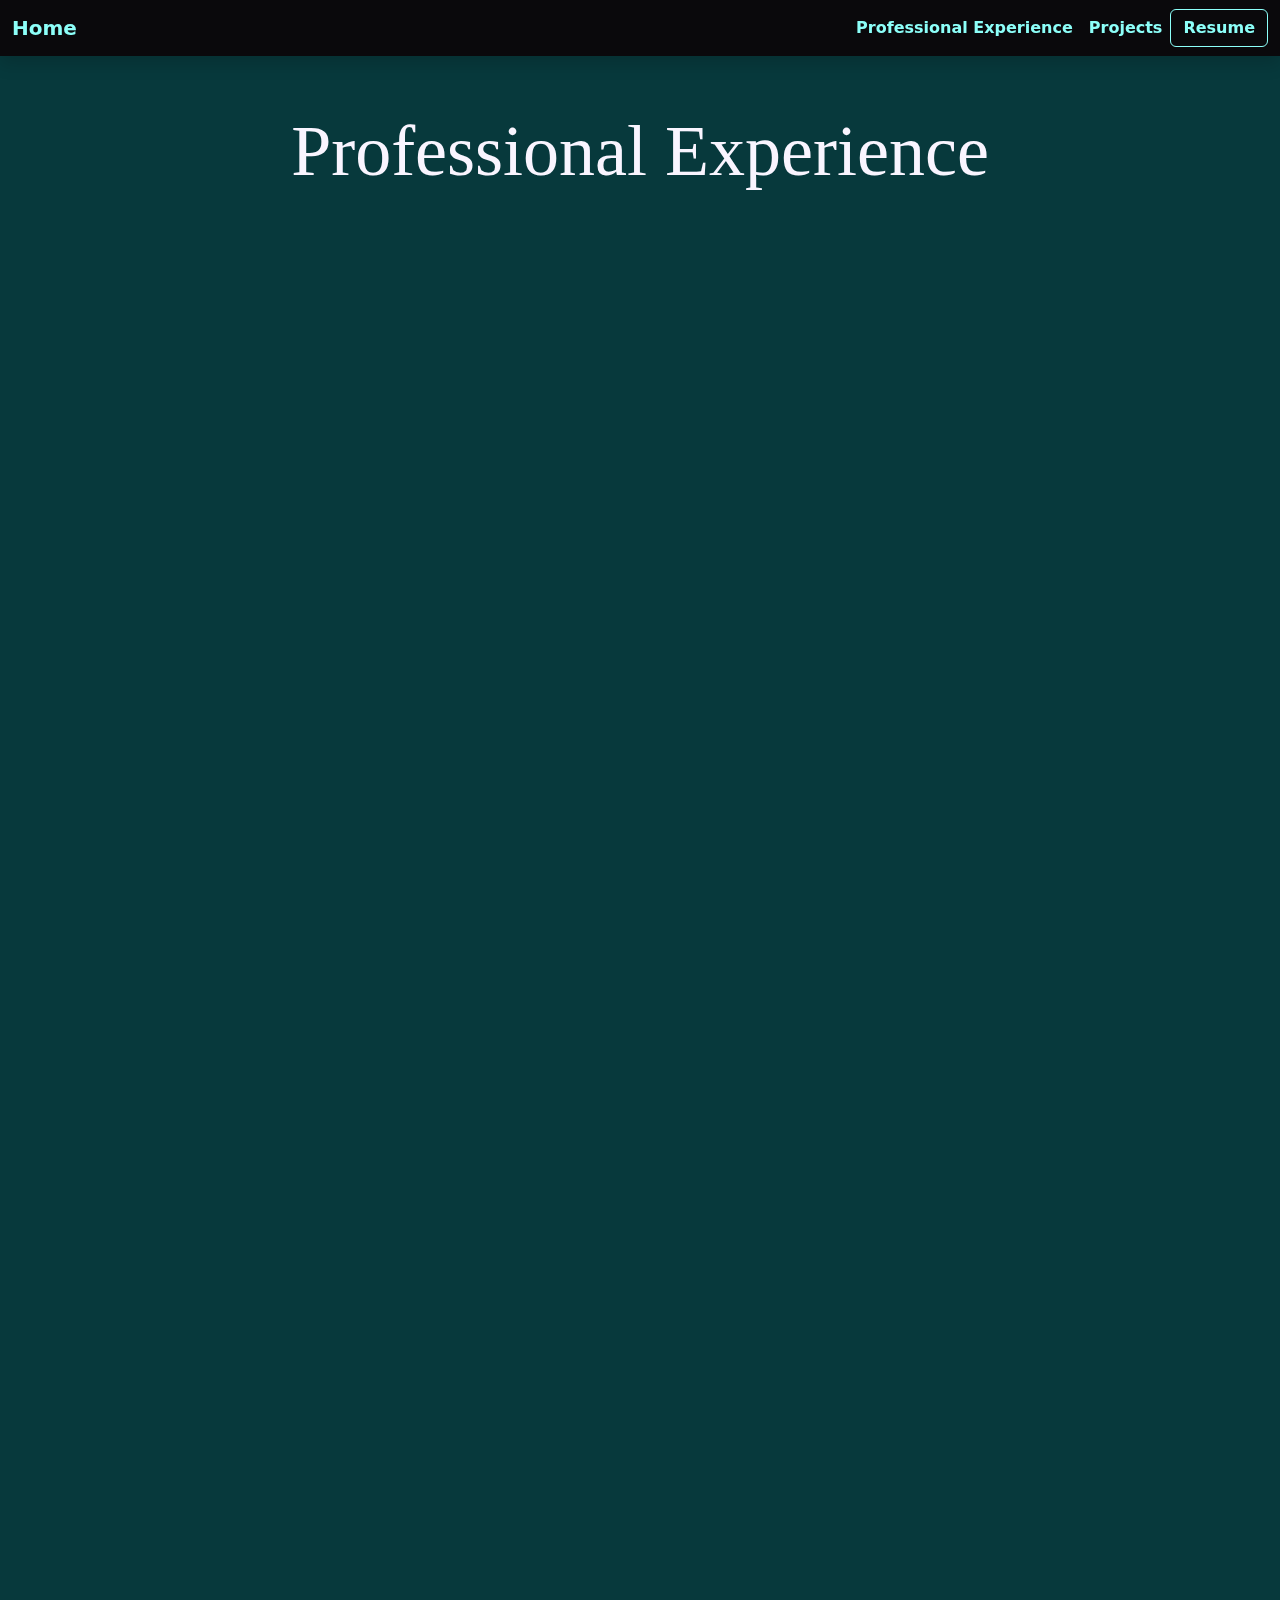
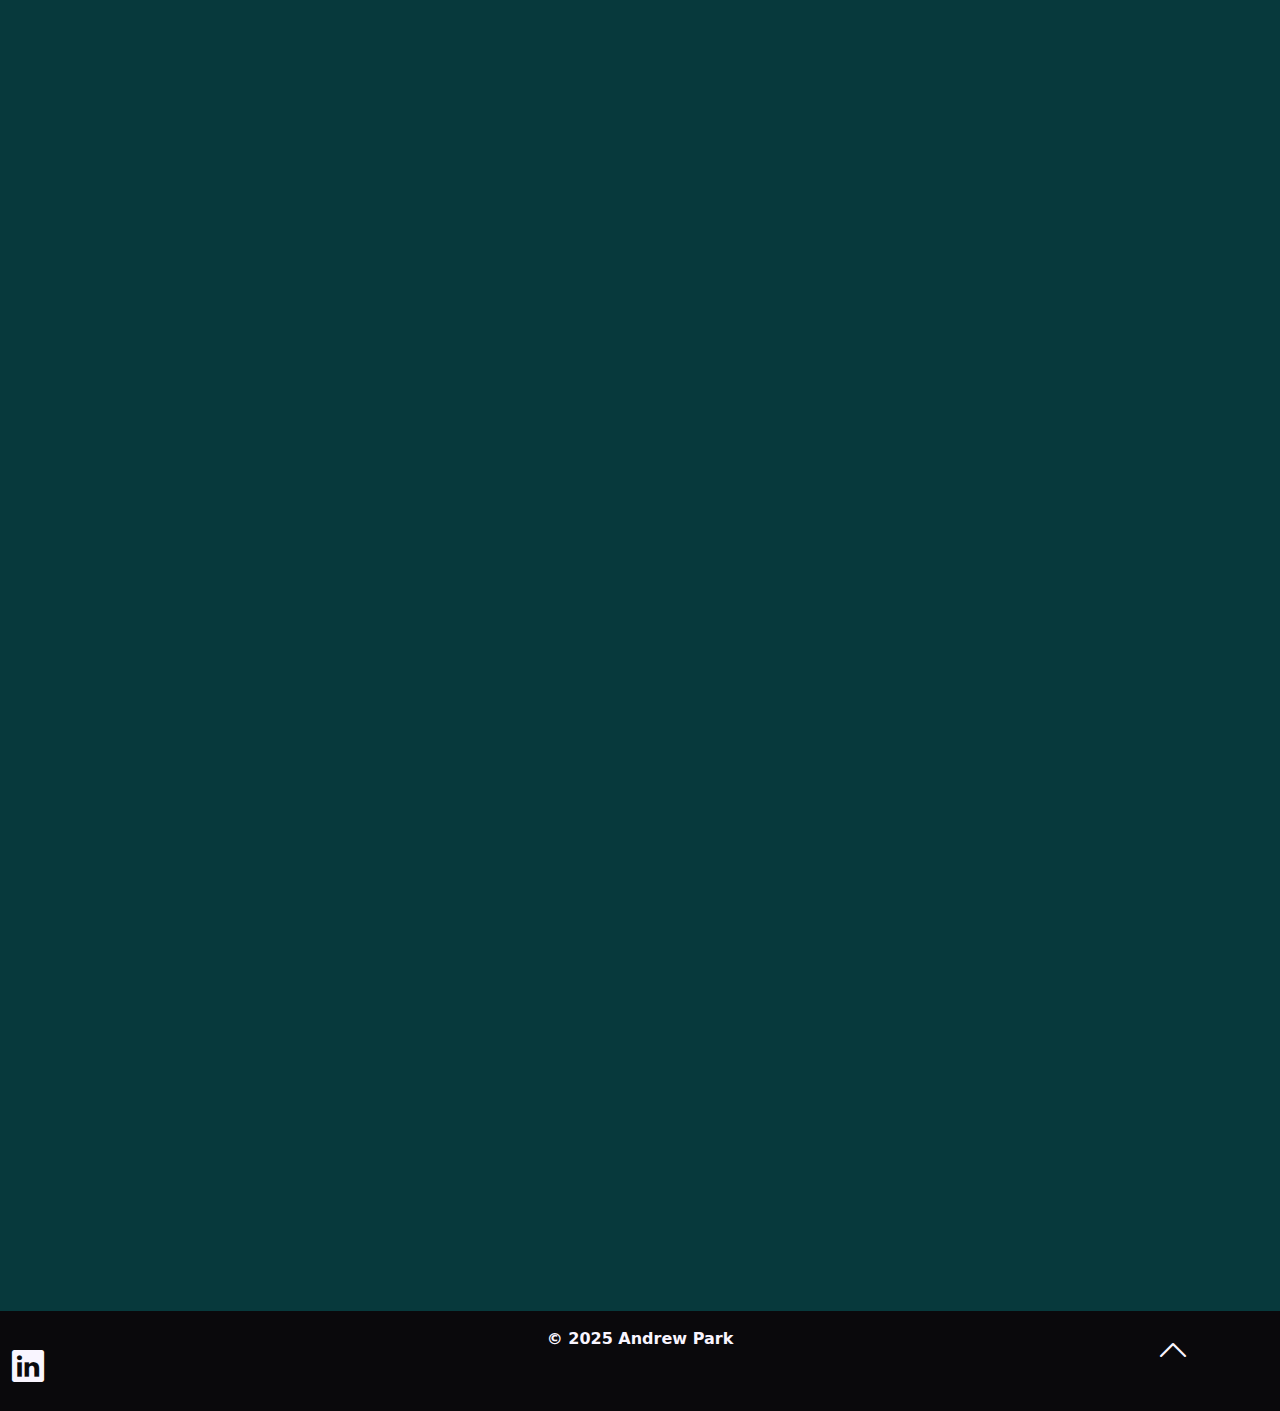
<file: experience.html>
<!DOCTYPE html>
<html lang="en">
    <head>
        <meta charset="UTF-8">
        <meta name="viewport" content="width=device-width, initial-scale=1.0">
        <link href="https://cdn.jsdelivr.net/npm/bootstrap@5.3.0/dist/css/bootstrap.min.css" rel="stylesheet">
        <link href="node_modules/bootstrap-icons/font/bootstrap-icons.css" rel="stylesheet">
        <link href="styles.css?v=1.1" rel="stylesheet">
        <title>Andrew Park - Experience</title>
        <style>
            section{
                padding: 60px 0;
            }
        </style>
    </head>
<body>
    
    <!-- Navbar -->
    <nav class="navbar navbar-expand-md bg-dark py-2.5 shadow navbar-dark fixed-top">
        <div class="container-xxl">
            <a href="index.html" class="navbar-brand">
                <span class="fw-bold text-info">
                    Home
                </span>
            </a>
            <!-- toggle button for mobile nav -->
             <button class="navbar-toggler" type="button" data-bs-toggle="collapse" data-bs-target="#main-nav" aria-controls="main-nav" aria-expanded="false" aria-lavel="Toggle navigation">
                <span class="navbar-toggler-icon"></span>
             </button>

             <!-- Navbar links -->
            <div class="collapse navbar-collapse justify-content-end align-center" id="main-nav">
                <ul class="navbar-nav">
                    <li class="nav-item">
                        <a href="#experience" class="nav-link text-info fw-bold">Professional Experience</a>
                    </li>
                    <li class="nav-item">
                        <a href="projects.html" class="nav-link text-info fw-bold">Projects</a>
                    </li>
                </ul>
                <a href="assets/resume.pdf" class="nav-link nav-item text-info" target="_blank"><button class="btn btn-outline-info fw-bold text-info" type="submit">Resume</button></a>
            </div>
        </div>
    </nav>

    <section id="experience">
        <!--Title-->
        <div class="container-xl d-flex flex-column">
            <div class="row justify-content-center align-items-center my-5">
                <h1 class="justify-content-center text-center">
                    <div class="display-2 text-light text-center" style="font-family:'Times New Roman', Times, serif;">Professional Experience</div>
                </h1>
            </div>
        </div>
        <!--Experience Sections-->
        <div class="container-xl d-flex flex-column zoom-in-section">
            <hr style="color:#DAF1F2">
            <!--Caterpillar-->
            <section id="caterpillar" class="my-2"> 
                <div class="row justify-content-between align-items-center mx-3">
                    <div class="d-flex flex-column col-lg-6 text-start mx-3 mx-lg-0">
                        <h2 class="text-light display-5 fw-bold mb-0">Caterpillar</h2>
                        <h3 class="mb-0" style="color:#D7E0E0">Mechanical Engineering Intern</h3>
                        <h4 style="color:#D7E0E0">May 2025</h4>
    
                        <p class="text-light my-3">I'm happy to announce that I've officially accepted a position at Caterpillar for Summer 2025 in the LPSD Fuel Systems Group, where I will be working on alternative fuel injector design and engine performance analysis.</p>
                    </div>
                    <div class="d-flex flex-column col-lg-5 text-start">
                        <img src="assets/CaterpillarLogo.webp" alt="Caterpillar Logo" class="img-fluid border border-info border-2 rounded d-none d-lg-block">
                        <!--
                        <h3 class="text-light py-3 mx-3 mx-lg-0">Skills:</h3>
                        -->
                        
                        <div class="row text-center mx-3 mx-lg-0">
                        </div>
                    </div>
                </div>
            </section>
            <hr style="color:#DAF1F2">
            <!--Course Grader-->
            <section id="course_grader" class="my-2">

                <div class="row justify-content-between align-items-center mx-3">
                    <div class="d-flex flex-column col-lg-6 text-start mx-3 mx-lg-0">
                        <h2 class="text-light display-5 fw-bold mb-0">University of Illinois Urbana-Champaign</h2>
                        <h3 class="mb-0" style="color:#D7E0E0">Course Grader</h3>
                        <h4 style="color:#D7E0E0">August 2024 - December 2024</h4>
    
                        <p class="text-light my-3">I spent a semester as a course grader for UIUC's Introductory Fluid Mechanics (TAM 335) course. I spent about 4 hours a week grading homeworks in various topics of fluid dynamics.</p>
                    </div>
                    <div class="d-flex flex-column col-lg-5 text-start">
                        <img src="assets/UIUCLogo.jpg" alt="University of Illinois at Urbana-Champaign Logo" class="img-fluid border border-info border-2 rounded d-none d-lg-block">
                        <h3 class="text-light py-3 mx-3 mx-lg-0">Skills:</h3>
                        <div class="row text-center mx-3 mx-lg-0">
                            <div class="d-flex flex-column col-xxl-4 border border-dark border-3 rounded bg-success h-100 py-2 my-1 my-xxl-0">
                                <h5 class="text-light my-1">Fluid Dynamics</h5>
                            </div>
                        </div>
                    </div>
                </div>
            </section>
            <hr style="color:#DAF1F2">
            <!--Argonne-->
            <section id="argonne" class="my-2">
                
                <div class="row justify-content-between align-items-center mx-3">
                    <div class="d-flex flex-column col-lg-6 text-start mx-3 mx-lg-0">
                        <h2 class="text-light display-5 fw-bold mb-0">Argonne National Laboratory</h2>
                        <h3 class="mb-0" style="color:#D7E0E0">Science Undergraduate Laboratory Intern</h3>
                        <h4 style="color:#D7E0E0">May 2024 - August 2024</h4>
    
                        <p class="text-light my-3">I spent summer at Argonne in the Transportation and Power Systems Division working on post-processing algorithms in python for sustainable fuel combustion experiments. <br><br>One algorithm was designed to detect asynchronous behavior in Dual-Piston Rapid Compression Machines (dpRCM) from pressure data from inside the combustion chamber by identifying a spike in noise. By replacing the old algorithm I was able to improve the accuracy and precision by 82% while decreasing run time by 60%. <br><br>The second algorithm was able to identify the true start of compression in dpRCM experiments by fitting experimental curves to idealized isentropic cases, which was accurate to within 0.1ms. <br><br>The results of the algorithms were tested by comparing them in Excel to 80 experiments with Linear Variable Differential Transformer (LVDT) position data. The full research poster is linked <a class="text-light" href="assets//Argonne/Argonne Research Poster.pdf" target="_blank"><strong><u>here</u></strong></a>.</p>
                    </div>
                    <div class="col-lg-5 text-start">
                        <img src="assets/ArgonneLogo.png" alt="Argonne National Laboratory Logo" class="img-fluid border border-info border-2 rounded d-none d-lg-block">
                        <h3 class="text-light py-3 mx-3 mx-lg-0">Skills:</h3>
                        <div class="row text-center mx-3 mx-lg-0">
                            <div class="d-flex flex-column col-xxl-3 border border-dark border-3 rounded bg-success h-100 py-2 my-1 my-xxl-0">
                                <h5 class="text-light my-1">Python</h5>
                            </div>
                            <div class="d-flex flex-column col-xxl-5 border border-dark border-3 rounded bg-success h-100 py-2 mx-xxl-2 my-1 my-xxl-0">
                                <h5 class="text-light my-1">Microsoft Excel</h5>
                            </div>
                        </div>
                        <div class="row text-center mx-3 mx-lg-0 my-1">
                            <div class="d-flex flex-column col-xxl-5 border border-dark border-3 rounded bg-success h-100 py-2 my-1 my-xxl-0">
                                <h5 class="text-light my-1">Thermodynamics</h5>
                            </div>
                        </div>
                    </div>
                </div>
            </section>
            <hr style="color:#DAF1F2">
            <!--Robotics Team-->
            <section id="glen_crest" class="my-2">
                <div class="row justify-content-between align-items-center mx-3">
                    <div class="d-flex flex-column col-lg-6 text-start mx-3 mx-lg-0">
                        <h2 class="text-light display-5 fw-bold mb-0">Glen Crest Middle School</h2>
                        <h3 class="mb-0" style="color:#D7E0E0">Robotics Team Mentor</h3>
                        <h4 style="color:#D7E0E0">October 2022 - May 2023</h4>
    
                        <p class="text-light my-3">During my senior year of high school, I reached out to my former middle school to start a robotics team to lay the groundwork for a future high school team. Working with four other mentors, I created basic lesson plans and ran practices to compete in the regional FIRST Lego League competition with our team of 12 middle-schoolers. <br><br>I also managed finances, organized fundraising, and ensured that all competition materials were purchased in a timely manner. This was an amazing way for me to give back to the community that raised me, and this team will always have a special place in my heart!</p>
                    </div>
                    <div class="d-flex flex-column col-lg-5 text-start">
                        <div class="row d-flex flex-column w-100 align-items-center rounded">
                            <div class="d-flex flex-column col-6 align-items-center">
                                <img src="assets/GlenCrestLogo.jpg" alt="Glen Crest Middle School Logo" class="img-fluid border border-info border-2 rounded d-none d-lg-block">
                            </div>
                        </div>
                        
                        <h3 class="text-light py-3 mx-3 mx-lg-0">Skills:</h3>
                        <div class="row text-center mx-3 mx-lg-0">
                            <div class="d-flex flex-column col-xxl-4 border border-dark border-3 rounded bg-success h-100 py-2 my-1 my-xxl-0">
                                <h5 class="text-light my-1">Leadership</h5>
                            </div>
                            <div class="d-flex flex-column col-xxl-4 border border-dark border-3 rounded bg-success h-100 py-2 mx-xxl-2 my-1 my-xxl-0">
                                <h5 class="text-light my-1">Teamwork</h5>
                            </div>
                        </div>
                    </div>
                </div>
                
            </section>
            <hr style="color:#DAF1F2">
        </div>
    </section>

    <!--Footer-->
    <footer class="text-center bg-dark text-light">
        <div class="container-xxl d-flex flex-column" style="height:100px">
            <div class="row justify-content-start align-items-center">
                <div class="col-md-2 d-flex justify-content-start align-items-center text-start my-3" style="height:100%">
                    <a href="https://www.linkedin.com/in/apark6514/" target="_blank"><i class="bi bi-linkedin text-light" style="font-size: 2rem;"></i></a>
                    
                </div>
                <div class="col-md-8 d-flex align-items-center justify-content-center d-none d-md-block" style="height:100%">
                    <p class="text-center text-light fw-bold mb-0">© 2025 Andrew Park</p>
                </div>
                <div class="col-md-2 d-flex align-items-center justify-content-end d-none d-md-block" style="height:100%">
                    <a href="#experience"><i class="bi bi-chevron-up text-light" style="font-size: 2rem;"></i></a>
                </div>
            </div>
        </div>
    </footer>
    <script src="https://cdn.jsdelivr.net/npm/bootstrap@5.3.3/dist/js/bootstrap.bundle.min.js" integrity="sha384-YvpcrYf0tY3lHB60NNkmXc5s9fDVZLESaAA55NDzOxhy9GkcIdslK1eN7N6jIeHz" crossorigin="anonymous"></script>
</body>
</html>
</file>
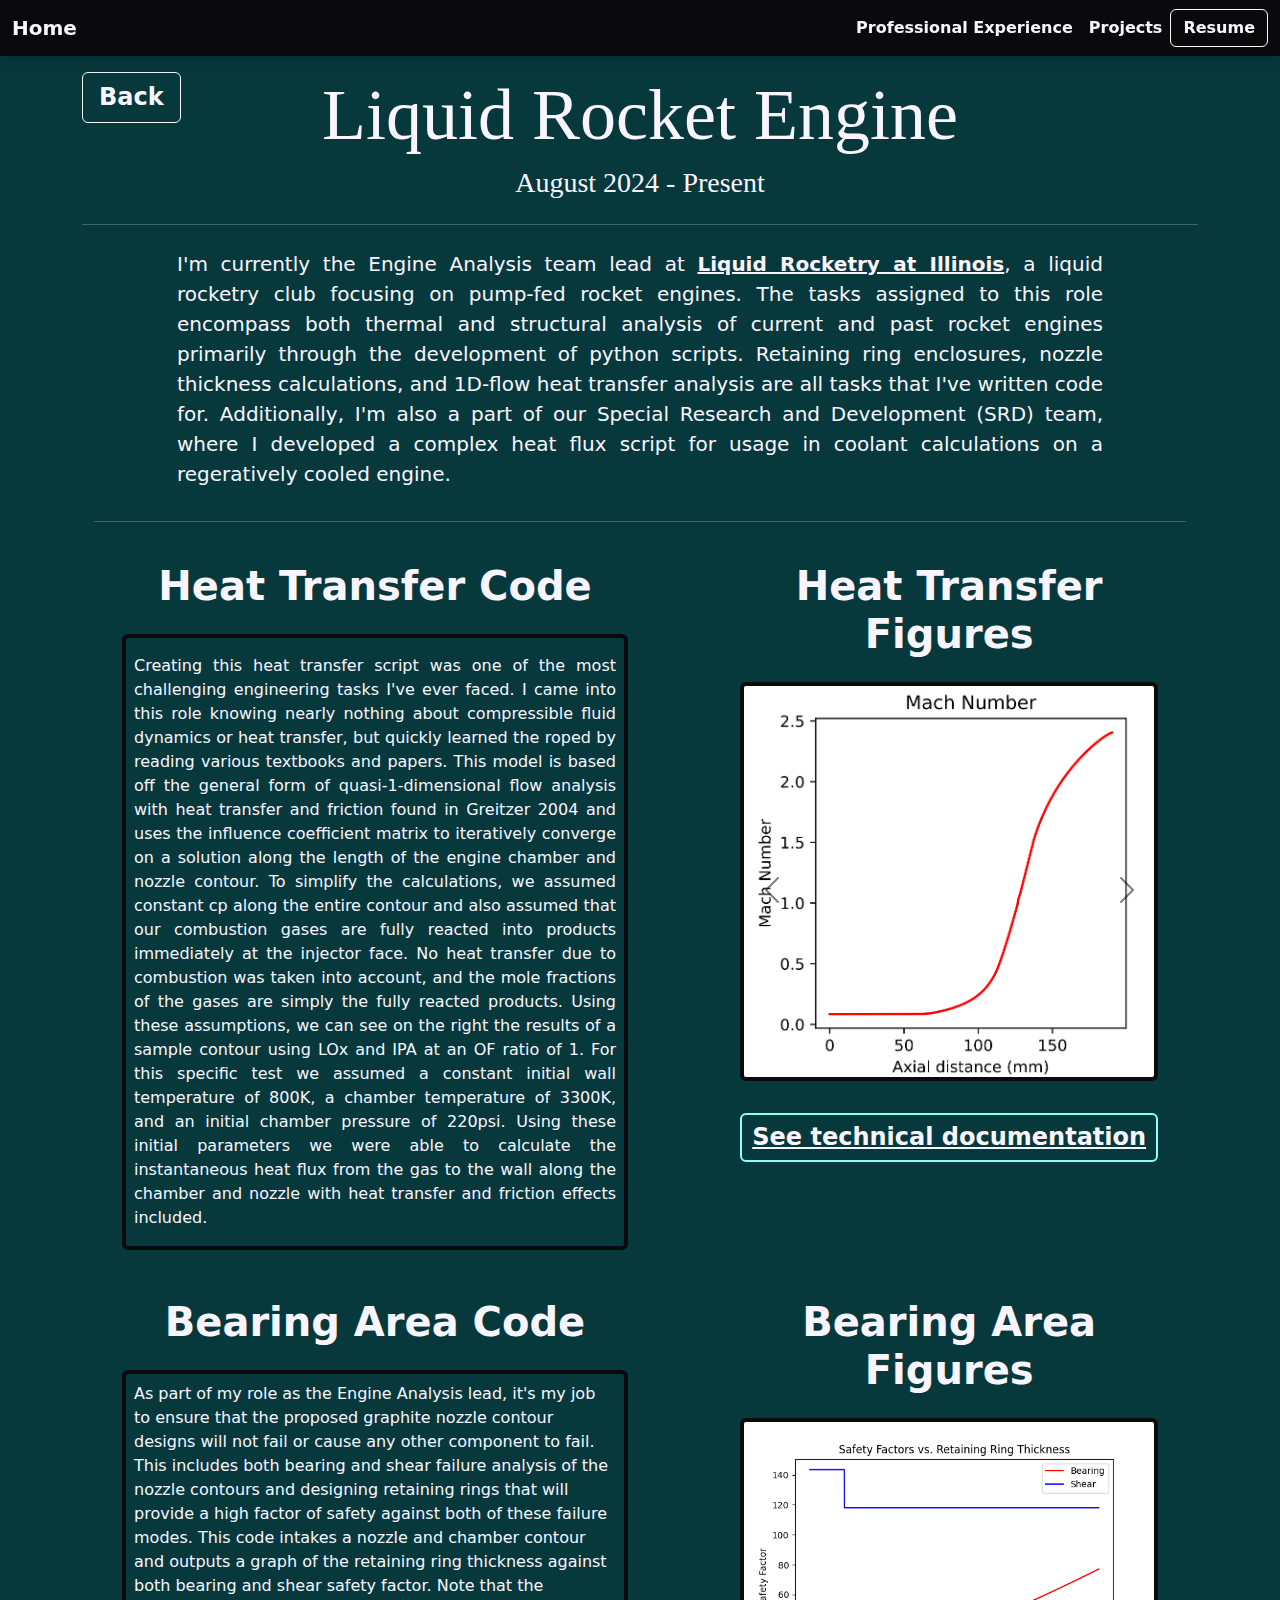
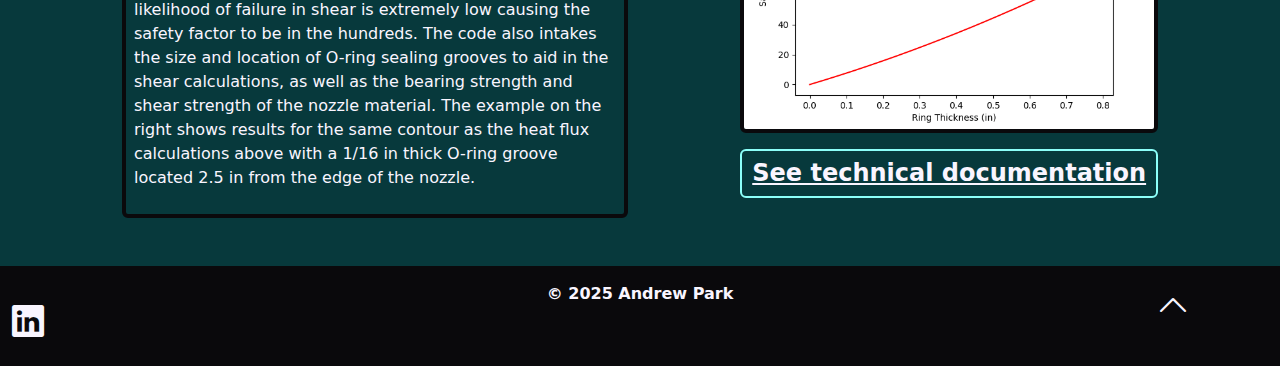
<file: rocket_engine.html>
<!DOCTYPE html>
<html lang="en">
<head>
    <meta charset="UTF-8">
    <meta name="viewport" content="width=device-width, initial-scale=1.0">
    <link href="https://cdn.jsdelivr.net/npm/bootstrap@5.3.0/dist/css/bootstrap.min.css" rel="stylesheet">
    <link href="node_modules/bootstrap-icons/font/bootstrap-icons.css" rel="stylesheet">
    <link href="styles.css?v=1.1" rel="stylesheet">
    <title>Andrew Park - Liquid Rocket Engine</title>
    <style>
        section{
                padding: 60px 0;
        }
    </style>
    <link rel="icon" href="assets/WebsiteLogo.png">
</head>
<body class="project_subpage">
        
    <!-- Navbar -->
    <nav class="navbar navbar-expand-md bg-dark py-2.5 shadow navbar-dark fixed-top">
        <div class="container-xxl">
            <a href="index.html" class="navbar-brand">
                <span class="fw-bold text-light">
                    Home
                </span>
            </a>
            <!-- toggle button for mobile nav -->
             <button class="navbar-toggler" type="button" data-bs-toggle="collapse" data-bs-target="#main-nav" aria-controls="main-nav" aria-expanded="false" aria-lavel="Toggle navigation">
                <span class="navbar-toggler-icon"></span>
             </button>

             <!-- Navbar links -->
            <div class="collapse navbar-collapse justify-content-end align-center" id="main-nav">
                <ul class="navbar-nav">
                    <li class="nav-item">
                        <a href="experience.html" class="nav-link text-light fw-bold">Professional Experience</a>
                    </li>
                    <li class="nav-item">
                        <a href="projects.html" class="nav-link text-light fw-bold">Projects</a>
                    </li>
                </ul>
                <a href="assets/resume.pdf" class="nav-link nav-item text-light" target="_blank"><button class="btn btn-outline-light fw-bold text-light" type="submit">Resume</button></a>
            </div>
        </div>
    </nav>

    <section id="liquidRocketEngine" class="py-sm-4">
        <!--Title-->
        <div class="container-md d-flex flex-column">
            <div class="row justify-content-center align-items-start mt-5">
                <div class="col-sm-2 mb-2">
                    <a href="projects.html#rocket_engine" class="nav-link nav-item text-light" target="_blank"><button class="btn btn-outline-light text-light" type="submit"><h4 class="fw-bold m-0 p-1">Back</h4></button></a>
                </div>
                <div class="col-sm-8">
                    <h1 class="justify-content-center text-center">
                        <div class="display-2 text-light text-center" style="font-family:'Times New Roman', Times, serif;">Liquid Rocket Engine</div>
                    </h1>
                    <h3 class="justify-content-center text-center">
                        <div class="display-8 text-light text-center" style="font-family:'Times New Roman', Times, serif;">August 2024 - Present</div>
                    </h3>
                </div>
                <div class="col-sm-2"></div>
            </div>
            <hr style="color:#DAF1F2">
            <!--Little blurb-->
            <div class="row justify-content-center align-items-center my-2">
                <div class="col-md-10 justify-content-center">
                    <h5 class="justify-content-start text-light" style="text-align:justify; line-height: 1.5;">
                        I'm currently the Engine Analysis team lead at <a class="text-light" href="https://www.liquidrocket.org/"><strong><u>Liquid Rocketry at Illinois</u></strong></a>, a liquid rocketry club focusing on pump-fed rocket engines. The tasks assigned to this role encompass both thermal and structural analysis of current and past rocket engines primarily through the development of python scripts. Retaining ring enclosures, nozzle thickness calculations, and 1D-flow heat transfer analysis are all tasks that I've written code for. Additionally, I'm also a part of our Special Research and Development (SRD) team, where I developed a complex heat flux script for usage in coolant calculations on a regeratively cooled engine.
                    </h5>
                </div>
            </div>
            <!--Actual stuff-->
            <div class="container-xl d-flex flex-column">
                <hr style="color:#DAF1F2">
                <!--Heat Transfer Code-->
                <section id="rocket_heat_transfer" class="py-2 py-md-4"> 
                    <div class="row justify-content-between align-items-start mx-3">
                        <!--Left side (Project title, Role, Timeline, Brief description)-->
                        <div class="d-flex flex-column col-lg-6 text-start mx-3 mx-lg-0 py-4 py-lg-0">
                            <h1 class="text-light fw-bold text-center mb-4">Heat Transfer Code</h1>
                            <div class="p-2 bg-primary border border-4 border-dark rounded">
                                <p class="text-light my-2 text-justify" style="text-align:justify;">Creating this heat transfer script was one of the most challenging engineering tasks I've ever faced. I came into this role knowing nearly nothing about compressible fluid dynamics or heat transfer, but quickly learned the roped by reading various textbooks and papers. This model is based off the general form of quasi-1-dimensional flow analysis with heat transfer and friction found in Greitzer 2004 and uses the influence coefficient matrix to iteratively converge on a solution along the length of the engine chamber and nozzle contour. To simplify the calculations, we assumed constant cp along the entire contour and also assumed that our combustion gases are fully reacted into products immediately at the injector face. No heat transfer due to combustion was taken into account, and the mole fractions of the gases are simply the fully reacted products. Using these assumptions, we can see on the right the results of a sample contour using LOx and IPA at an OF ratio of 1. For this specific test we assumed a constant initial wall temperature of 800K, a chamber temperature of 3300K, and an initial chamber pressure of 220psi. Using these initial parameters we were able to calculate the instantaneous heat flux from the gas to the wall along the chamber and nozzle with heat transfer and friction effects included.</p>
                            </div>
                        </div>
                        <!--Right side: Image carousel ALL IMAGES ARE 1500x1000px-->
                        <div class="d-flex flex-column col-lg-5 text-start py-4 py-lg-0">
                            <h1 class="text-light fw-bold text-center mb-4">Heat Transfer Figures</h1>
                            <div id="projectSlides" class="carousel carousel-dark slide" data-bs-ride="carousel">
                                <!--Items inside carousel-->
                                <div class="carousel-inner">
                                  <!--Item 1-->
                                  <div class="carousel-item active justify-content-center">
                                    <img src="assets/LRIHeatTransfer/LRI Heat Transfer Graphs1.png" alt="Isentropic test success" class="d-block w-100 rounded border border-dark border-4 mb-3">
                                  </div>
                                  <!--Item 2-->
                                  <div class="carousel-item rounded">
                                    <img src="assets/LRIHeatTransfer/LRI Heat Transfer Graphs2.png" alt="Isentropic test success" class="d-block w-100 rounded border border-dark border-4 mb-3">
                                  </div>
                                  <!--Item 3-->
                                  <div class="carousel-item rounded">
                                    <img src="assets/LRIHeatTransfer/LRI Heat Transfer Graphs3.png" alt="Isentropic test success" class="d-block w-100 rounded border border-dark border-4 mb-3">
                                  </div>

                                  <div class="carousel-item rounded">
                                    <img src="assets/LRIHeatTransfer/LRI Heat Transfer Graphs4.png" alt="Isentropic test success" class="d-block w-100 rounded border border-dark border-4 mb-3">
                                  </div>

                                  <div class="carousel-item rounded">
                                    <img src="assets/LRIHeatTransfer/LRI Heat Transfer Graphs5.png" alt="Isentropic test success" class="d-block w-100 rounded border border-dark border-4 mb-3">
                                  </div>

                                  <div class="carousel-item rounded">
                                    <img src="assets/LRIHeatTransfer/LRI Heat Transfer Graphs6.png" alt="Isentropic test success" class="d-block w-100 rounded border border-dark border-4 mb-3">
                                  </div>

                                  <div class="carousel-item rounded">
                                    <img src="assets/LRIHeatTransfer/LRI Heat Transfer Graphs7.png" alt="Isentropic test success" class="d-block w-100 rounded border border-dark border-4 mb-3">
                                  </div>

                                  <div class="carousel-item rounded">
                                    <img src="assets/LRIHeatTransfer/LRI Heat Transfer Graphs8.png" alt="Isentropic test success" class="d-block w-100 rounded border border-dark border-4 mb-3">
                                  </div>

                                  <div class="carousel-item rounded">
                                    <img src="assets/LRIHeatTransfer/LRI Heat Transfer Graphs9.png" alt="Isentropic test success" class="d-block w-100 rounded border border-dark border-4 mb-3">
                                  </div>
                                </div>
                                <!--Previous and next arrows-->
                                <button class="carousel-control-prev" type="button" data-bs-target="#projectSlides" data-bs-slide="prev">
                                  <span class="carousel-control-prev-icon" aria-hidden="true"></span>
                                  <span class="visually-hidden">Previous</span>
                                </button>
                                <button class="carousel-control-next" type="button" data-bs-target="#projectSlides" data-bs-slide="next">
                                  <span class="carousel-control-next-icon" aria-hidden="true"></span>
                                  <span class="visually-hidden">Next</span>
                                </button>
                            </div>
                            <a href="assets/LRIHeatTransfer/Heat Transfer Code Documentation.pdf" target="_blank"><h4 class="fw-bold text-light text-center p-2 border border-info rounded border-2 mt-3"><u>See technical documentation</u></h4></a>
                        </div>
                    </div>
                </section>
                <!--Bearing safety factor code-->
                <section id="rocket_bearing" class="py-2 py-md-4"> 
                    <div class="row justify-content-between align-items-start mx-3">
                        <!--Left side (Project title, Role, Timeline, Brief description)-->
                        <div class="d-flex flex-column col-lg-6 mx-3 mx-lg-0 py-4 py-lg-0">
                            <h1 class="text-light fw-bold text-center mb-4">Bearing Area Code</h1>
                            <div class="border border-4 border-dark rounded p-2 bg-primary">
                                <p class="text-light">As part of my role as the Engine Analysis lead, it's my job to ensure that the proposed graphite nozzle contour designs will not fail or cause any other component to fail. This includes both bearing and shear failure analysis of the nozzle contours and designing retaining rings that will provide a high factor of safety against both of these failure modes. This code intakes a nozzle and chamber contour and outputs a graph of the retaining ring thickness against both bearing and shear safety factor. Note that the likelihood of failure in shear is extremely low causing the safety factor to be in the hundreds. The code also intakes the size and location of O-ring sealing grooves to aid in the shear calculations, as well as the bearing strength and shear strength of the nozzle material. The example on the right shows results for the same contour as the heat flux calculations above with a 1/16 in thick O-ring groove located 2.5 in from the edge of the nozzle.</p>
                            </div>
                        </div>
                        <!--Right side: Scrollable image section-->
                        <div class="d-flex flex-column col-lg-5 mx-3 mx-lg-0 py-4 py-lg-0">
                            <h1 class="text-light fw-bold text-center mb-4">Bearing Area Figures</h1>
                            <img src="assets/LRIHeatTransfer/BearingAreaGraphs.png" alt="Graph of retaining ring thickness against safety factor" class="img-fluid text-center border border-dark border-4 rounded">
                            <a href="assets/LRIHeatTransfer/Bearing Area Code Documentation.pdf" target="_blank"><h4 class="fw-bold text-light text-center p-2 border border-info rounded border-2 mt-3 w-100"><u>See technical documentation</u></h4></a>
                        </div>
                    </div>
                </section>
                <!--Design-->
                <!--
                <section id="rocket_design" class="my-0 my-md-2"> 
                    <div class="row justify-content-between align-items-start mx-3">
                        Left side (Project title, Role, Timeline, Brief description)
                        <div class="d-flex flex-column col-lg-6 text-start mx-3 mx-lg-0">
                            <h1 class="text-light fw-bold text-center mb-4">Rocket Casing Design</h1>
                            <div class="overflow-auto border border-4 border-light rounded p-2 bg-primary" style="height: 300px;">
                                <p class="text-light">Lorem ipsum dolor, sit amet consectetur adipisicing elit. Delectus quia porro earum ex harum. Ipsum quidem dolore expedita doloremque illum quibusdam, ratione corrupti repellendus? Quia ullam, cupiditate quas natus nulla corrupti eligendi aliquid reprehenderit dicta quisquam, corporis incidunt. Illo illum quae nostrum hic laboriosam voluptates accusantium totam neque placeat nobis commodi ipsum, adipisci enim aspernatur modi. Voluptatum praesentium, perferendis incidunt sed eaque amet suscipit harum consectetur accusantium. Ducimus est repudiandae maxime? Nobis, eos sapiente porro laudantium voluptatem sequi consectetur ducimus obcaecati dignissimos! Neque, amet ad. Beatae quas nostrum error tempora saepe, expedita ut in minima corrupti blanditiis temporibus, non voluptatum reiciendis nisi quo sequi officia, vero fuga numquam! Sint, amet cumque? Dignissimos, tempora maxime, eum animi, possimus voluptates fugiat quia quo eius alias sunt eligendi. Odio esse perspiciatis amet eaque unde possimus quam, nihil debitis neque numquam, illo ullam voluptate dolore minima corrupti doloremque consectetur! Minus ducimus magni commodi. Molestias eos quo assumenda. Minima itaque saepe, veritatis eum, amet sit numquam sunt recusandae sapiente, adipisci quidem quod quaerat similique impedit? Quos voluptates mollitia eos molestias sunt sequi. Cumque officia, repellat ab necessitatibus doloremque quidem modi quaerat minima nam, eos molestiae amet quis quasi perspiciatis voluptatum iusto nostrum consectetur temporibus quisquam.</p>
                            </div>
                        </div>
                        Right side: Scrollable image section
                        <div class="d-flex flex-column col-lg-5 text-start">
                            
                        </div>
                    </div>
                    -->

                </section>
        </div> 
    </section>

    <!--Footer-->
    <footer class="text-center bg-dark text-light">
        <div class="container-xxl d-flex flex-column" style="height:100px">
            <div class="row justify-content-start align-items-center">
                <div class="col-md-2 d-flex justify-content-start align-items-center text-start my-3" style="height:100%">
                    <a href="https://www.linkedin.com/in/apark6514/" target="_blank"><i class="bi bi-linkedin text-light" style="font-size: 2rem;"></i></a>
                    
                </div>
                <div class="col-md-8 d-flex align-items-center justify-content-center d-none d-md-block" style="height:100%">
                    <p class="text-center text-light fw-bold mb-0">© 2025 Andrew Park</p>
                </div>
                <div class="col-md-2 d-flex align-items-center justify-content-end d-none d-md-block" style="height:100%">
                    <a href="#liquidRocketEngine"><i class="bi bi-chevron-up text-light" style="font-size: 2rem;"></i></a>
                </div>
            </div>
        </div>
    </footer>
    <script src="https://cdn.jsdelivr.net/npm/bootstrap@5.3.3/dist/js/bootstrap.bundle.min.js" integrity="sha384-YvpcrYf0tY3lHB60NNkmXc5s9fDVZLESaAA55NDzOxhy9GkcIdslK1eN7N6jIeHz" crossorigin="anonymous"></script>
</body>
</html>
</file>
<file: styles.css>
/* Changing default colors */
:root {
    --bs-dark: #0A090C; /*New dark color*/
    --bs-dark-rgb: 10, 9, 12;
    --bs-primary: #07393C; /* New primary color */
    --bs-primary-rgb: 7, 57, 60;
    --bs-secondary: #2C666E; /* New secondary color */
    --bs-secondary-rgb: 44, 102, 110;
    --bs-info: #8CFFF9; /* New info color */
    --bs-info-rgb: 140, 255, 249;
    --bs-light: #F9F5FF; /* New danger color */
    --bs-light-rgb: 249, 245, 255;
    --bs-success: #09BC8A; /* Customize other colors if needed */
    --bs-success-rgb: 9, 188, 138;
    --bs-danger: #8661C1;
    --bs-danger-rgb: 134, 97, 193;
}

/* Specifically changing button default colors because they don't work for some reason*/
.btn-outline-info {
    --bs-btn-color: #8CFFF9; /* Text color */
    --bs-btn-border-color: #8CFFF9; /* Border color */
    --bs-btn-hover-color: #000; /* Text color on hover */
    --bs-btn-hover-bg: #8CFFF9; /* Background color on hover */
    --bs-btn-hover-border-color: #8CFFF9; /* Border color on hover */
    --bs-btn-focus-shadow-rgb: 255, 87, 51; /* Focus shadow color */
    --bs-btn-active-color: #000; /* Text color when active */
    --bs-btn-active-bg: #8CFFF9; /* Background color when active */
    --bs-btn-active-border-color: #8CFFF9; /* Border color when active */
}

/*This ensures the "Resume" button text is black when hovering over it*/
.btn-outline-info:hover {
    background-color: var(--bs-info) !important; /* Ensure solid background color */
    color: #000 !important; /* Ensure white text on hover */
    border-color: var(--bs-info) !important; /* Ensure border is the custom color */
}

/*This ensures that the other links in the navbar turn white smoothly when hovered over*/
.nav-link {
    transition: color 0.3s ease; /* Smooth transition */
}

.nav-link:hover {
    color: #fff !important; /* Change text color to white on hover */
}

/* Specifically changing button default colors for all the project subpages to fit new purple theme*/
.project_subpage .btn-outline-danger {
    --bs-btn-color: #8661C1; /* Text color */
    --bs-btn-border-color: #8661C1; /* Border color */
    --bs-btn-hover-color: #000; /* Text color on hover */
    --bs-btn-hover-bg: #8661C1; /* Background color on hover */
    --bs-btn-hover-border-color: #8661C1; /* Border color on hover */
    --bs-btn-focus-shadow-rgb: 134, 97, 193; /* Focus shadow color */
    --bs-btn-active-color: #000; /* Text color when active */
    --bs-btn-active-bg: #8661C1; /* Background color when active */
    --bs-btn-active-border-color: #8661C1; /* Border color when active */
}

.project_subpage .btn-outline-light:hover {
    background-color: var(--bs-light) !important; /* Ensure white background color */
    color: var(--bs-danger) !important; /* Ensure danger text on hover */
    border-color: var(--bs-light) !important; /* Ensure border is white */
}

.project_subpage .nav-link:hover{
    color: var(--bs-danger) !important;
}

/*Button on the bottom of home page*/
.image-container {
    position: relative;
    width: 100px;
    height: 100px;
}

.image {
    position: absolute;
    width: 80px;
    transition: opacity 0.3s ease;
}

.image-2 {
    opacity: 0; /* Hide the second image initially */
}

.image-container:hover .image-1 {
    opacity: 0; /* Hide the first image on hover */
}

.image-container:hover .image-2 {
    opacity: 1; /* Show the second image on hover */
}

/*Removes underlines from anchor tags*/
a {
    text-decoration: none !important;
  }

/*This section defines the zoom in section upon page reload*/

.zoom-in-section {
    opacity: 0;
    transform: scale(0.8);
    visibility: hidden;
    animation: zoomIn 1.2s ease-out forwards;
    animation-delay: 0.5s; /* Optional: Adds a delay before the animation starts */
}

@keyframes zoomIn {
    0% {
        opacity: 0;
        transform: scale(0.8);
        visibility: visible;
    }
    100% {
        opacity: 1;
        transform: scale(1);
        visibility: visible;
    }
}

/*These set the settings for the different "Sections" of the main page*/

#intro {
    background-color: black;
    height: 100vh;
    width: 100%;
}

#about {
    background-color: var(--bs-primary);
    width: 100%;
    min-height: 100vh;
}

#skills {
    background-color: var(--bs-secondary);
    width: 100%;
    min-height: 80vh;
}

#experience {
    background-color: var(--bs-primary);
    width: 100%;
    min-height: 100vh;
}

#projects {
    background-color: var(--bs-primary);
    width: 100%;
    min-height: 100vh;
}

#liquidRocketEngine {
    background-color: var(--bs-primary);
    width: 100%;
    min-height: 100vh;
}
</file>
